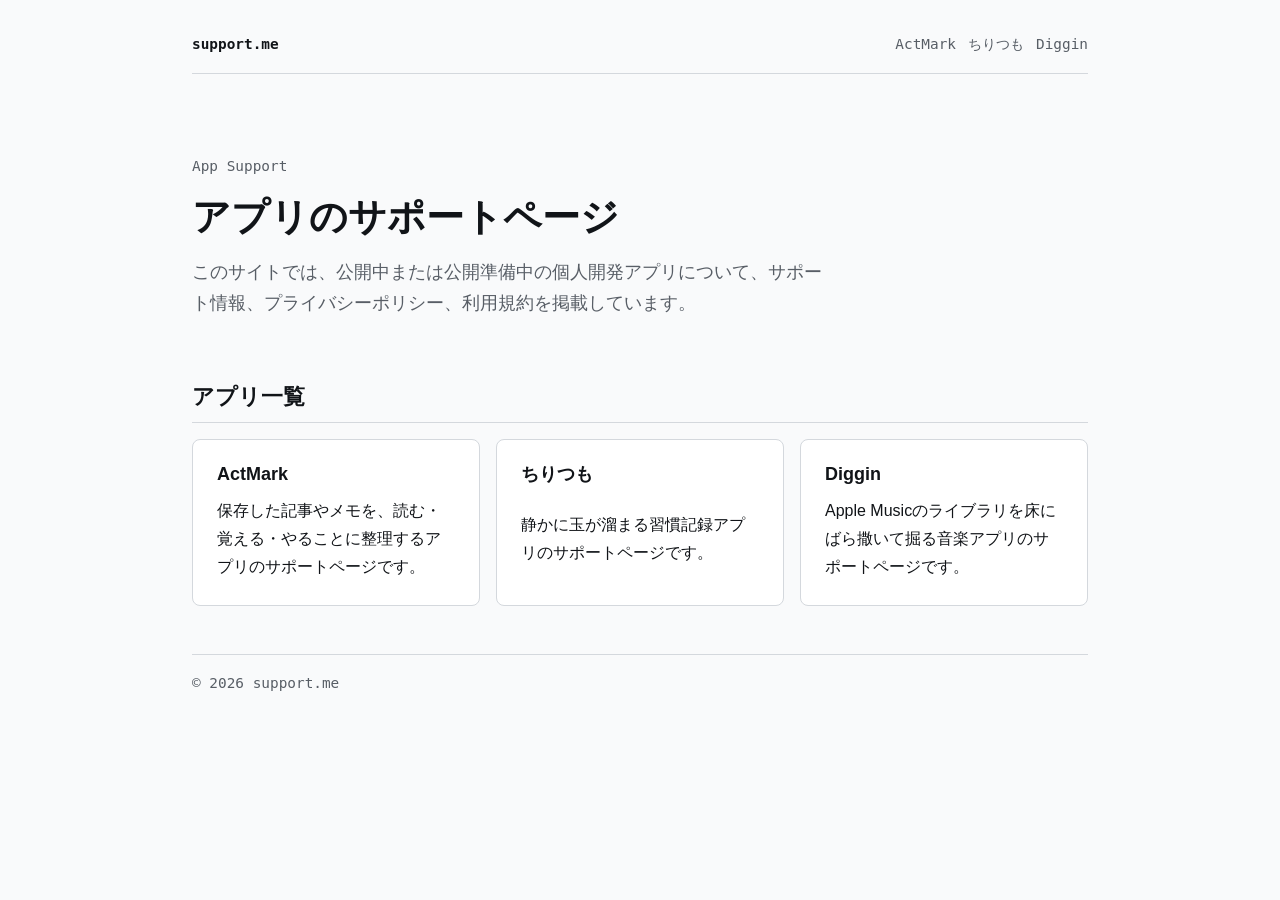
<file: index.html>
<!doctype html>
<html lang="ja">
<head>
  <meta charset="utf-8">
  <meta name="viewport" content="width=device-width, initial-scale=1">
  <title>support.me</title>
  <meta name="description" content="個人開発アプリのサポート情報を掲載しています。">
  <link rel="stylesheet" href="./common/site.css?v=20260713-2">
</head>
<body>
  <main class="site-shell">
    <header class="site-header">
      <a class="brand" href="./">support.me</a>
      <nav class="nav-links" aria-label="主要ページ">
        <a href="./actmark/">ActMark</a>
        <a href="./chiritsumo/">ちりつも</a>
        <a href="./diggin/">Diggin</a>
      </nav>
    </header>

    <section class="hero" aria-labelledby="page-title">
      <p class="eyebrow">App Support</p>
      <h1 id="page-title">アプリのサポートページ</h1>
      <p class="lead">このサイトでは、公開中または公開準備中の個人開発アプリについて、サポート情報、プライバシーポリシー、利用規約を掲載しています。</p>
    </section>

    <section class="section" aria-labelledby="apps-title">
      <h2 id="apps-title">アプリ一覧</h2>
      <div class="grid">
        <a class="panel panel-link" href="./actmark/">
          <h3>ActMark</h3>
          <p>保存した記事やメモを、読む・覚える・やることに整理するアプリのサポートページです。</p>
        </a>
        <a class="panel panel-link" href="./chiritsumo/">
          <h3>ちりつも</h3>
          <p>静かに玉が溜まる習慣記録アプリのサポートページです。</p>
        </a>
        <a class="panel panel-link" href="./diggin/">
          <h3>Diggin</h3>
          <p>Apple Musicのライブラリを床にばら撒いて掘る音楽アプリのサポートページです。</p>
        </a>
      </div>
    </section>

    <footer class="site-footer">
      <p>&copy; 2026 support.me</p>
    </footer>
  </main>
</body>
</html>
</file>
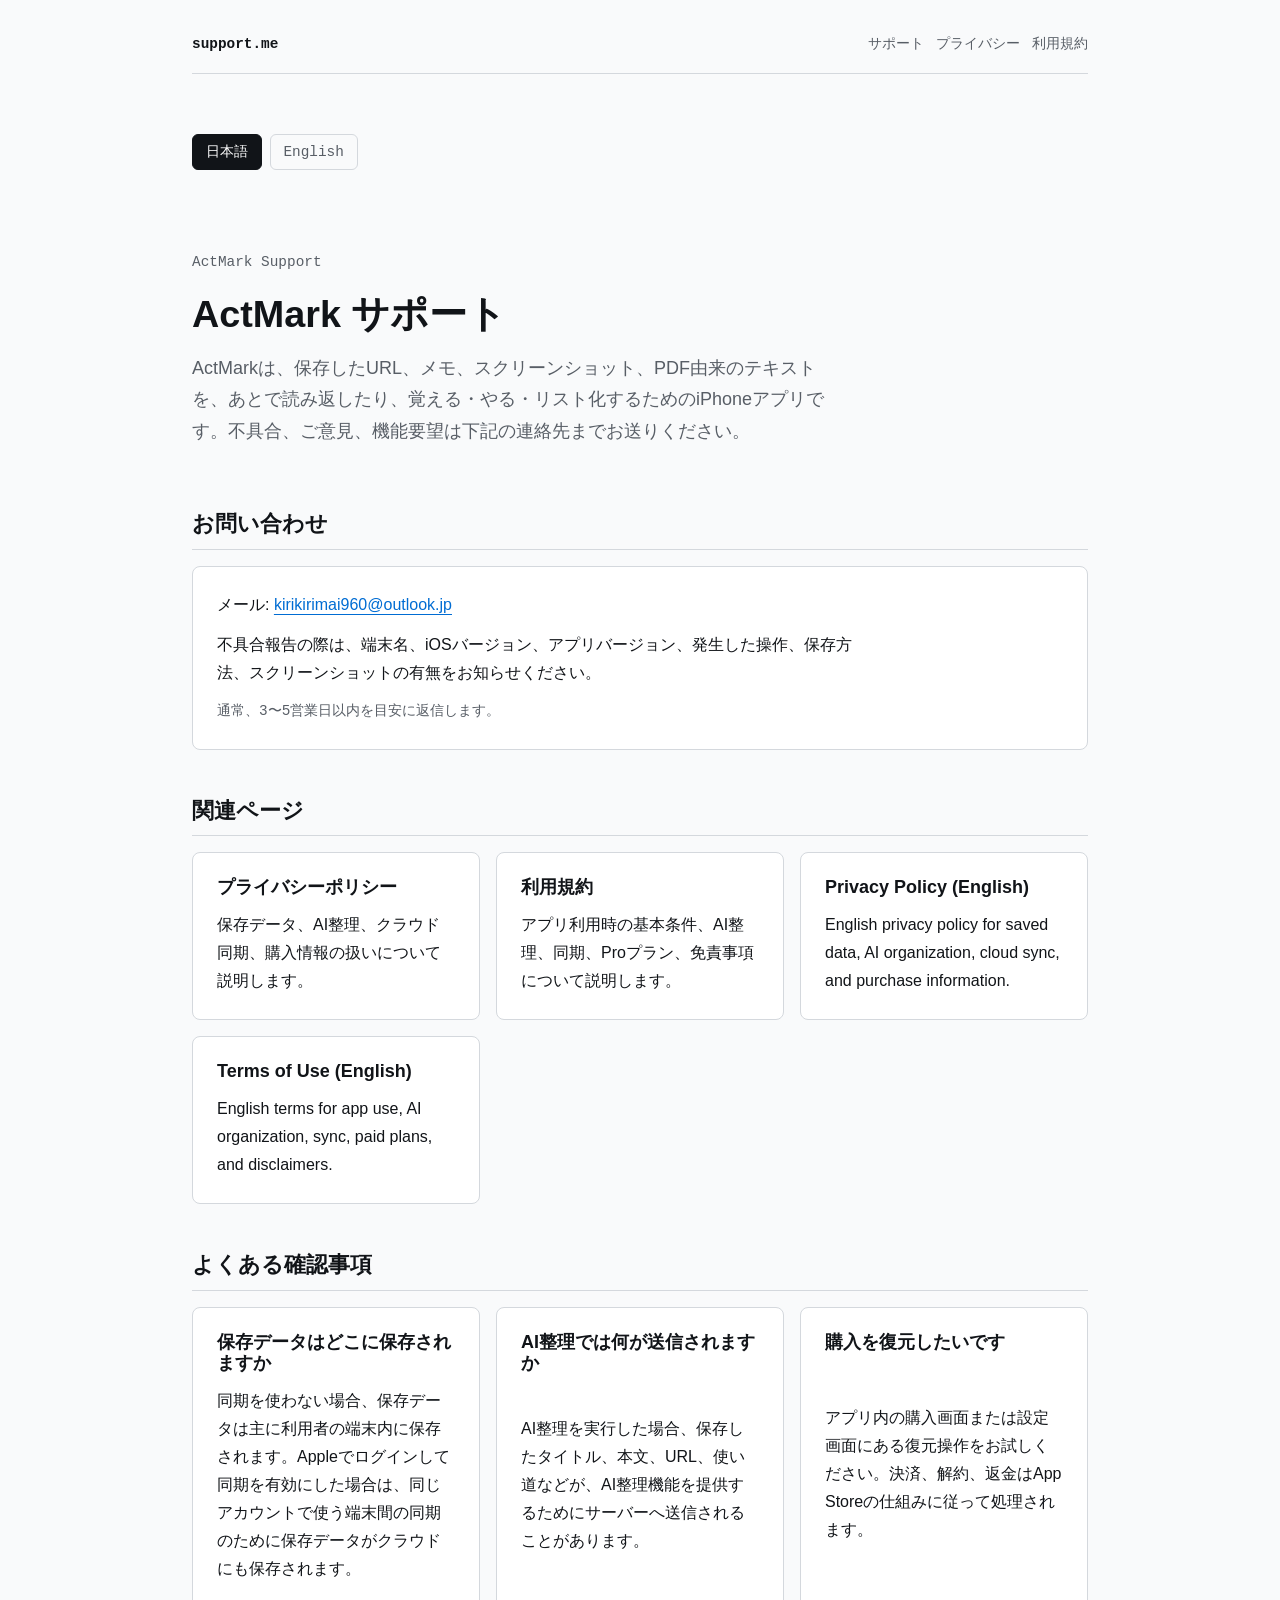
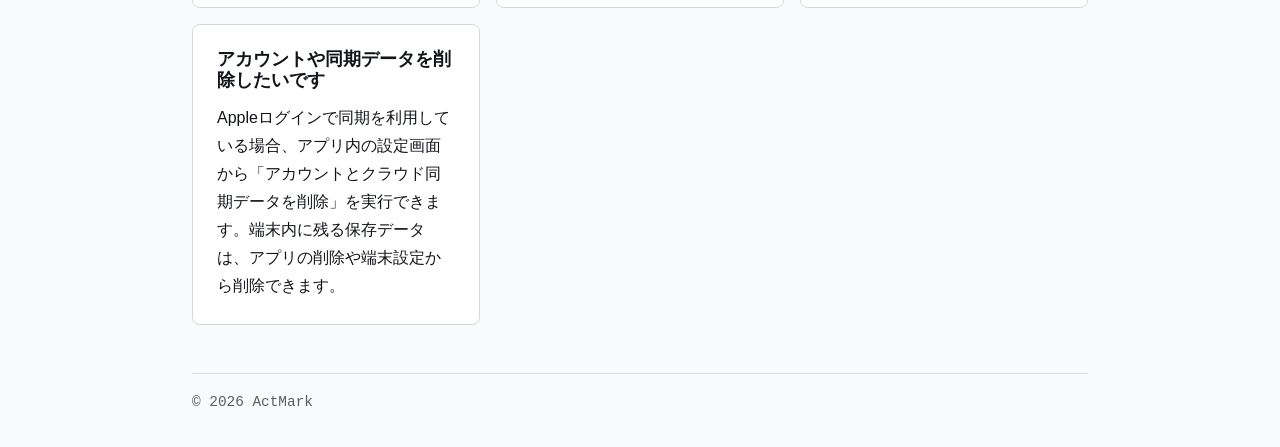
<file: actmark/index.html>
<!doctype html>
<html lang="ja" data-default-language="ja">
<head>
  <meta charset="utf-8">
  <meta name="viewport" content="width=device-width, initial-scale=1">
  <title>ActMark サポート</title>
  <meta name="description" content="ActMarkのサポート情報、問い合わせ先、プライバシーポリシー、利用規約を掲載しています。English support information is available on this page.">
  <link rel="stylesheet" href="../common/site.css?v=20260713-2">
</head>
<body>
  <main class="site-shell">
    <header class="site-header">
      <a class="brand" href="../">support.me</a>
      <nav class="nav-links" aria-label="ActMark関連ページ">
        <a href="./">サポート</a>
        <a href="./privacy/">プライバシー</a>
        <a href="./terms/">利用規約</a>
      </nav>
    </header>

    <div class="language-switch" aria-label="Language">
      <a class="language-option" href="#ja" data-language-link="ja" role="button">日本語</a>
      <a class="language-option" href="#en" data-language-link="en" role="button">English</a>
    </div>

    <div data-language-panel="ja">
      <section class="hero" aria-labelledby="page-title-ja">
        <p class="eyebrow">ActMark Support</p>
        <h1 id="page-title-ja">ActMark サポート</h1>
        <p class="lead">ActMarkは、保存したURL、メモ、スクリーンショット、PDF由来のテキストを、あとで読み返したり、覚える・やる・リスト化するためのiPhoneアプリです。不具合、ご意見、機能要望は下記の連絡先までお送りください。</p>
      </section>

      <section class="section" aria-labelledby="contact-title-ja">
        <h2 id="contact-title-ja">お問い合わせ</h2>
        <div class="panel">
          <p>メール: <a href="mailto:kirikirimai960@outlook.jp">kirikirimai960@outlook.jp</a></p>
          <p>不具合報告の際は、端末名、iOSバージョン、アプリバージョン、発生した操作、保存方法、スクリーンショットの有無をお知らせください。</p>
          <p class="meta">通常、3〜5営業日以内を目安に返信します。</p>
        </div>
      </section>

      <section class="section" aria-labelledby="links-title-ja">
        <h2 id="links-title-ja">関連ページ</h2>
        <div class="grid">
          <a class="panel panel-link" href="./privacy/">
            <h3>プライバシーポリシー</h3>
            <p>保存データ、AI整理、クラウド同期、購入情報の扱いについて説明します。</p>
          </a>
          <a class="panel panel-link" href="./terms/">
            <h3>利用規約</h3>
            <p>アプリ利用時の基本条件、AI整理、同期、Proプラン、免責事項について説明します。</p>
          </a>
          <a class="panel panel-link" href="./privacy/#en">
            <h3>Privacy Policy (English)</h3>
            <p>English privacy policy for saved data, AI organization, cloud sync, and purchase information.</p>
          </a>
          <a class="panel panel-link" href="./terms/#en">
            <h3>Terms of Use (English)</h3>
            <p>English terms for app use, AI organization, sync, paid plans, and disclaimers.</p>
          </a>
        </div>
      </section>

      <section class="section" aria-labelledby="faq-title-ja">
        <h2 id="faq-title-ja">よくある確認事項</h2>
        <div class="grid">
          <article class="panel">
            <h3>保存データはどこに保存されますか</h3>
            <p>同期を使わない場合、保存データは主に利用者の端末内に保存されます。Appleでログインして同期を有効にした場合は、同じアカウントで使う端末間の同期のために保存データがクラウドにも保存されます。</p>
          </article>
          <article class="panel">
            <h3>AI整理では何が送信されますか</h3>
            <p>AI整理を実行した場合、保存したタイトル、本文、URL、使い道などが、AI整理機能を提供するためにサーバーへ送信されることがあります。</p>
          </article>
          <article class="panel">
            <h3>購入を復元したいです</h3>
            <p>アプリ内の購入画面または設定画面にある復元操作をお試しください。決済、解約、返金はApp Storeの仕組みに従って処理されます。</p>
          </article>
          <article class="panel">
            <h3>アカウントや同期データを削除したいです</h3>
            <p>Appleログインで同期を利用している場合、アプリ内の設定画面から「アカウントとクラウド同期データを削除」を実行できます。端末内に残る保存データは、アプリの削除や端末設定から削除できます。</p>
          </article>
        </div>
      </section>
    </div>

    <div data-language-panel="en" hidden>
      <section class="hero" aria-labelledby="page-title-en">
        <p class="eyebrow">ActMark Support</p>
        <h1 id="page-title-en">ActMark Support</h1>
        <p class="lead">ActMark is an iPhone app for saving URLs, notes, screenshots, and text extracted from PDFs so you can read them later, remember important information, turn saved content into actions, and organize items into lists. For bug reports, feedback, or feature requests, please contact us below.</p>
      </section>

      <section class="section" aria-labelledby="contact-title-en">
        <h2 id="contact-title-en">Contact</h2>
        <div class="panel">
          <p>Email: <a href="mailto:kirikirimai960@outlook.jp">kirikirimai960@outlook.jp</a></p>
          <p>For bug reports, please include your device model, iOS version, app version, the action that caused the issue, how the item was saved, and whether screenshots are available.</p>
          <p class="meta">We usually aim to reply within 3 to 5 business days.</p>
        </div>
      </section>

      <section class="section" aria-labelledby="links-title-en">
        <h2 id="links-title-en">Related Pages</h2>
        <div class="grid">
          <a class="panel panel-link" href="./privacy/">
            <h3>Privacy Policy</h3>
            <p>Japanese privacy policy for saved data, AI organization, cloud sync, and purchase information.</p>
          </a>
          <a class="panel panel-link" href="./terms/">
            <h3>Terms of Use</h3>
            <p>Japanese terms for app use, AI organization, sync, paid plans, and disclaimers.</p>
          </a>
          <a class="panel panel-link" href="./privacy/#en">
            <h3>Privacy Policy (English)</h3>
            <p>English privacy policy for saved data, AI organization, cloud sync, and purchase information.</p>
          </a>
          <a class="panel panel-link" href="./terms/#en">
            <h3>Terms of Use (English)</h3>
            <p>English terms for app use, AI organization, sync, paid plans, and disclaimers.</p>
          </a>
        </div>
      </section>

      <section class="section" aria-labelledby="faq-title-en">
        <h2 id="faq-title-en">Common Questions</h2>
        <div class="grid">
          <article class="panel">
            <h3>Where is saved data stored?</h3>
            <p>If sync is not used, saved data is primarily stored on your device. If you sign in with Apple and enable sync, saved data is also stored in the cloud so it can sync across devices using the same account.</p>
          </article>
          <article class="panel">
            <h3>What is sent when AI organization is used?</h3>
            <p>When AI organization is used, saved titles, body text, URLs, intended use, and related content may be sent to the server to provide the AI organization feature.</p>
          </article>
          <article class="panel">
            <h3>How can I restore purchases?</h3>
            <p>Please use the restore option in the purchase screen or settings screen in the app. Payments, cancellations, and refunds are handled through the App Store.</p>
          </article>
          <article class="panel">
            <h3>How can I delete my account or sync data?</h3>
            <p>If you use sync with Sign in with Apple, you can delete your account and cloud sync data from the settings screen in the app. Local data remaining on the device can be removed by deleting the app or using device settings.</p>
          </article>
        </div>
      </section>
    </div>

    <footer class="site-footer">
      <p>&copy; 2026 ActMark</p>
    </footer>
  </main>
  <script src="../common/language-switch.js"></script>
</body>
</html>
</file>
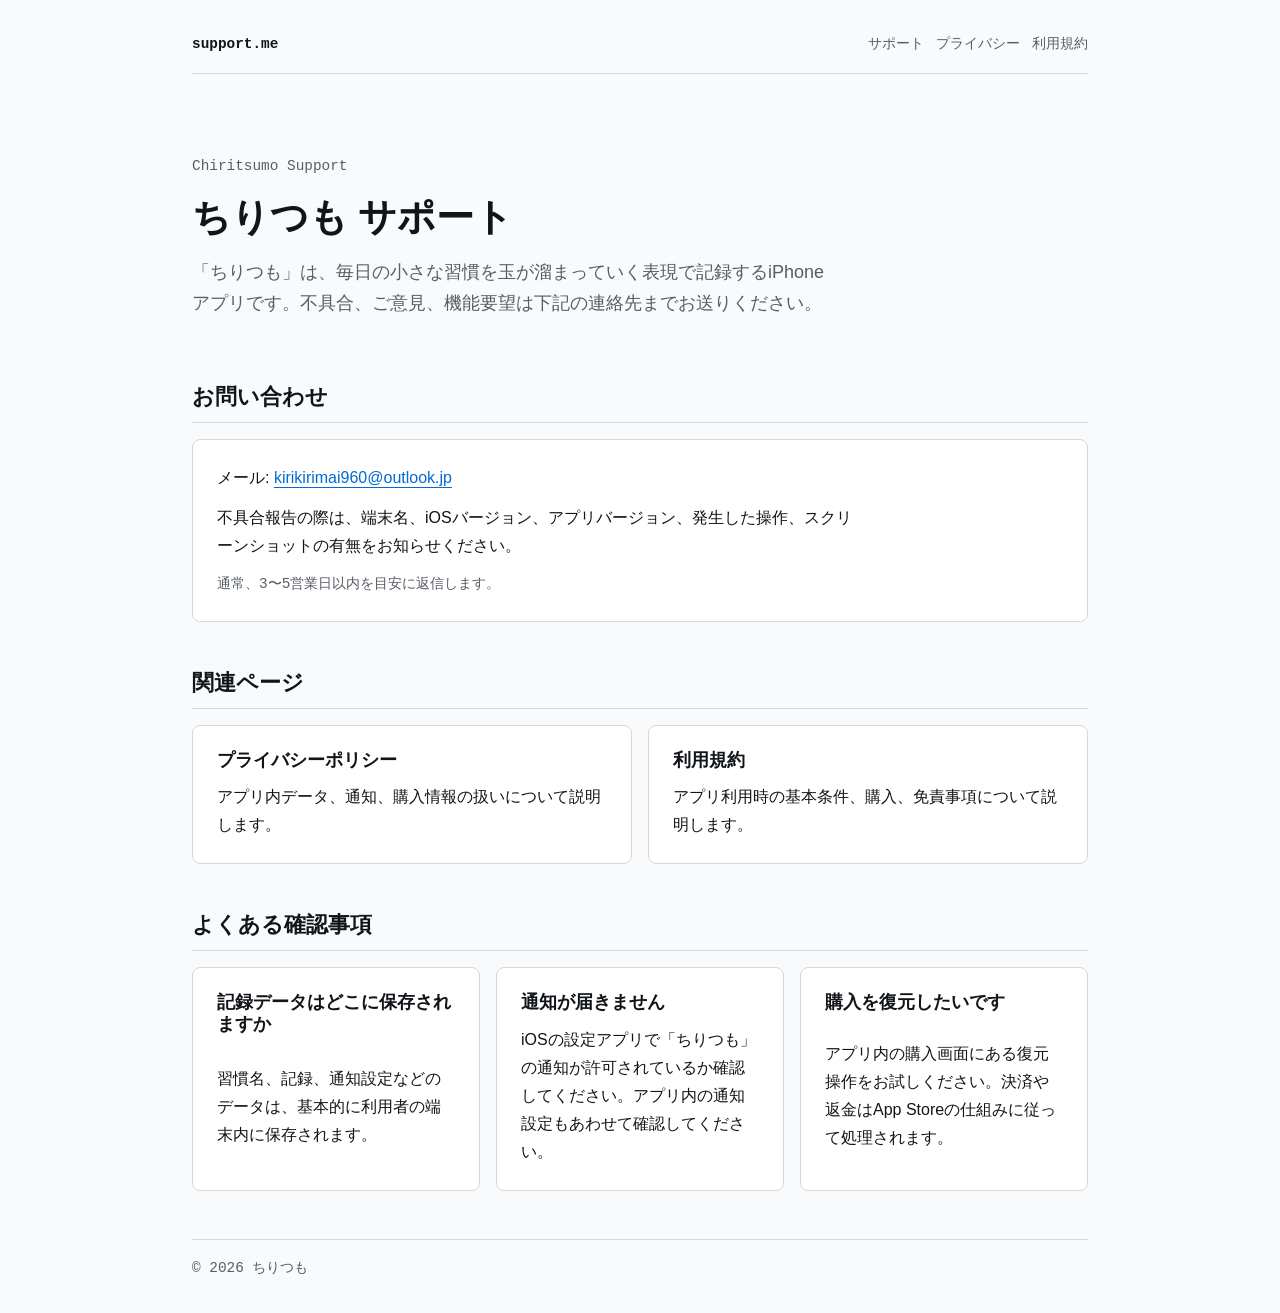
<file: chiritsumo/index.html>
<!doctype html>
<html lang="ja">
<head>
  <meta charset="utf-8">
  <meta name="viewport" content="width=device-width, initial-scale=1">
  <title>ちりつも サポート</title>
  <meta name="description" content="ちりつものサポート情報、問い合わせ先、プライバシーポリシー、利用規約を掲載しています。">
  <link rel="stylesheet" href="../common/site.css?v=20260713-2">
</head>
<body>
  <main class="site-shell">
    <header class="site-header">
      <a class="brand" href="../">support.me</a>
      <nav class="nav-links" aria-label="ちりつも関連ページ">
        <a href="./">サポート</a>
        <a href="./privacy/">プライバシー</a>
        <a href="./terms/">利用規約</a>
      </nav>
    </header>

    <section class="hero" aria-labelledby="page-title">
      <p class="eyebrow">Chiritsumo Support</p>
      <h1 id="page-title">ちりつも サポート</h1>
      <p class="lead">「ちりつも」は、毎日の小さな習慣を玉が溜まっていく表現で記録するiPhoneアプリです。不具合、ご意見、機能要望は下記の連絡先までお送りください。</p>
    </section>

    <section class="section" aria-labelledby="contact-title">
      <h2 id="contact-title">お問い合わせ</h2>
      <div class="panel">
        <p>メール: <a href="mailto:kirikirimai960@outlook.jp">kirikirimai960@outlook.jp</a></p>
        <p>不具合報告の際は、端末名、iOSバージョン、アプリバージョン、発生した操作、スクリーンショットの有無をお知らせください。</p>
        <p class="meta">通常、3〜5営業日以内を目安に返信します。</p>
      </div>
    </section>

    <section class="section" aria-labelledby="links-title">
      <h2 id="links-title">関連ページ</h2>
      <div class="grid">
        <a class="panel panel-link" href="./privacy/">
          <h3>プライバシーポリシー</h3>
          <p>アプリ内データ、通知、購入情報の扱いについて説明します。</p>
        </a>
        <a class="panel panel-link" href="./terms/">
          <h3>利用規約</h3>
          <p>アプリ利用時の基本条件、購入、免責事項について説明します。</p>
        </a>
      </div>
    </section>

    <section class="section" aria-labelledby="faq-title">
      <h2 id="faq-title">よくある確認事項</h2>
      <div class="grid">
        <article class="panel">
          <h3>記録データはどこに保存されますか</h3>
          <p>習慣名、記録、通知設定などのデータは、基本的に利用者の端末内に保存されます。</p>
        </article>
        <article class="panel">
          <h3>通知が届きません</h3>
          <p>iOSの設定アプリで「ちりつも」の通知が許可されているか確認してください。アプリ内の通知設定もあわせて確認してください。</p>
        </article>
        <article class="panel">
          <h3>購入を復元したいです</h3>
          <p>アプリ内の購入画面にある復元操作をお試しください。決済や返金はApp Storeの仕組みに従って処理されます。</p>
        </article>
      </div>
    </section>

    <footer class="site-footer">
      <p>&copy; 2026 ちりつも</p>
    </footer>
  </main>
</body>
</html>
</file>
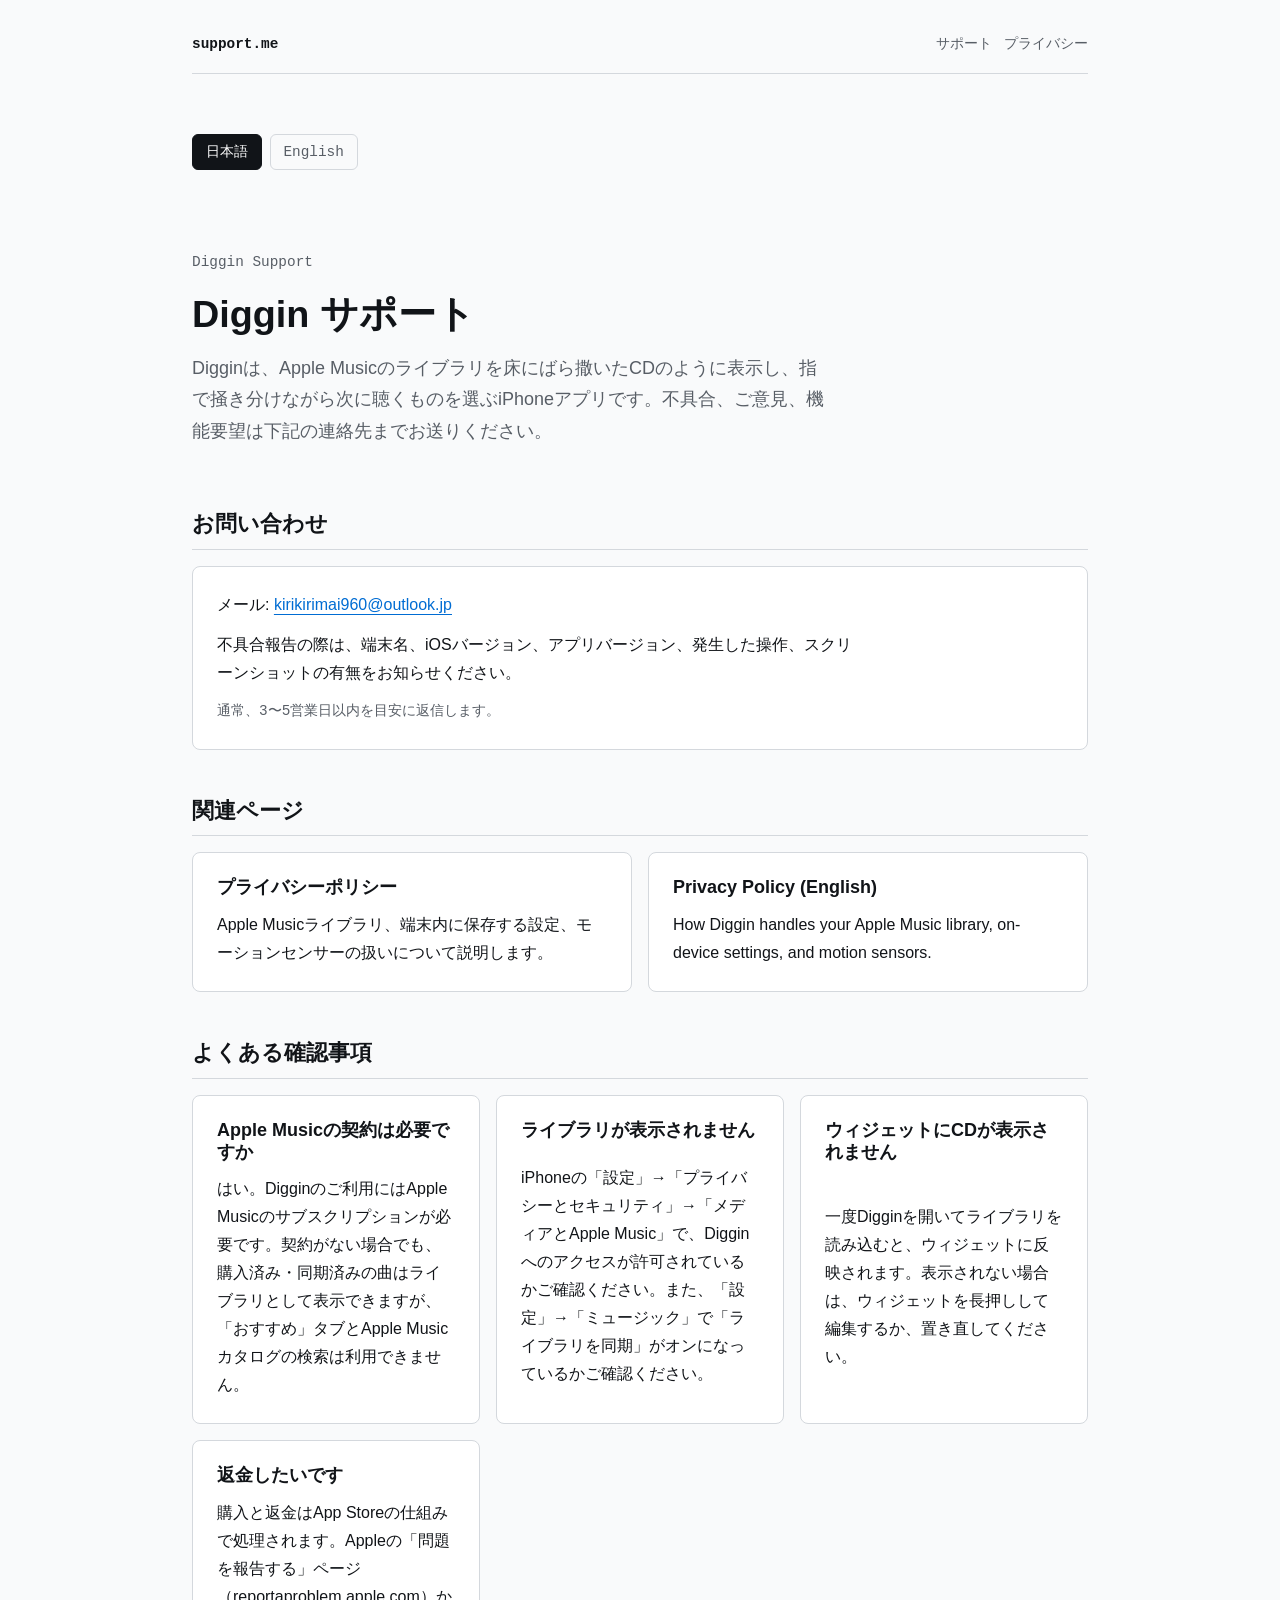
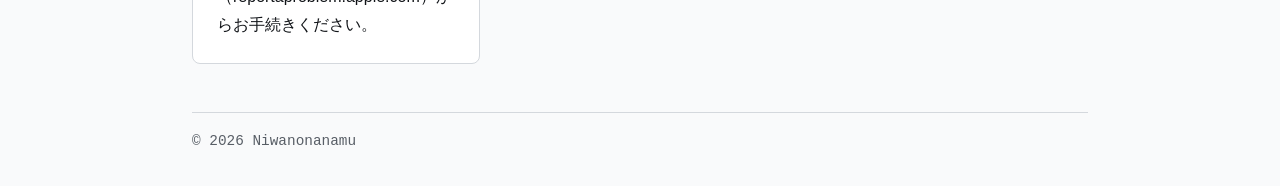
<file: diggin/index.html>
<!doctype html>
<html lang="ja" data-default-language="ja">
<head>
  <meta charset="utf-8">
  <meta name="viewport" content="width=device-width, initial-scale=1">
  <title>Diggin サポート</title>
  <meta name="description" content="Digginのサポート情報、問い合わせ先、プライバシーポリシーを掲載しています。English support information is available on this page.">
  <link rel="stylesheet" href="../common/site.css?v=20260713-2">
</head>
<body>
  <main class="site-shell">
    <header class="site-header">
      <a class="brand" href="../">support.me</a>
      <nav class="nav-links" aria-label="Diggin関連ページ">
        <a href="./">サポート</a>
        <a href="./privacy/">プライバシー</a>
      </nav>
    </header>

    <div class="language-switch" aria-label="Language">
      <a class="language-option" href="#ja" data-language-link="ja" role="button">日本語</a>
      <a class="language-option" href="#en" data-language-link="en" role="button">English</a>
    </div>

    <div data-language-panel="ja">
      <section class="hero" aria-labelledby="page-title-ja">
        <p class="eyebrow">Diggin Support</p>
        <h1 id="page-title-ja">Diggin サポート</h1>
        <p class="lead">Digginは、Apple Musicのライブラリを床にばら撒いたCDのように表示し、指で掻き分けながら次に聴くものを選ぶiPhoneアプリです。不具合、ご意見、機能要望は下記の連絡先までお送りください。</p>
      </section>

      <section class="section" aria-labelledby="contact-title-ja">
        <h2 id="contact-title-ja">お問い合わせ</h2>
        <div class="panel">
          <p>メール: <a href="mailto:kirikirimai960@outlook.jp">kirikirimai960@outlook.jp</a></p>
          <p>不具合報告の際は、端末名、iOSバージョン、アプリバージョン、発生した操作、スクリーンショットの有無をお知らせください。</p>
          <p class="meta">通常、3〜5営業日以内を目安に返信します。</p>
        </div>
      </section>

      <section class="section" aria-labelledby="links-title-ja">
        <h2 id="links-title-ja">関連ページ</h2>
        <div class="grid">
          <a class="panel panel-link" href="./privacy/">
            <h3>プライバシーポリシー</h3>
            <p>Apple Musicライブラリ、端末内に保存する設定、モーションセンサーの扱いについて説明します。</p>
          </a>
          <a class="panel panel-link" href="./privacy/#en">
            <h3>Privacy Policy (English)</h3>
            <p>How Diggin handles your Apple Music library, on-device settings, and motion sensors.</p>
          </a>
        </div>
      </section>

      <section class="section" aria-labelledby="faq-title-ja">
        <h2 id="faq-title-ja">よくある確認事項</h2>
        <div class="grid">
          <article class="panel">
            <h3>Apple Musicの契約は必要ですか</h3>
            <p>はい。Digginのご利用にはApple Musicのサブスクリプションが必要です。契約がない場合でも、購入済み・同期済みの曲はライブラリとして表示できますが、「おすすめ」タブとApple Musicカタログの検索は利用できません。</p>
          </article>
          <article class="panel">
            <h3>ライブラリが表示されません</h3>
            <p>iPhoneの「設定」→「プライバシーとセキュリティ」→「メディアとApple Music」で、Digginへのアクセスが許可されているかご確認ください。また、「設定」→「ミュージック」で「ライブラリを同期」がオンになっているかご確認ください。</p>
          </article>
          <article class="panel">
            <h3>ウィジェットにCDが表示されません</h3>
            <p>一度Digginを開いてライブラリを読み込むと、ウィジェットに反映されます。表示されない場合は、ウィジェットを長押しして編集するか、置き直してください。</p>
          </article>
          <article class="panel">
            <h3>返金したいです</h3>
            <p>購入と返金はApp Storeの仕組みで処理されます。Appleの「問題を報告する」ページ（reportaproblem.apple.com）からお手続きください。</p>
          </article>
        </div>
      </section>
    </div>

    <div data-language-panel="en" hidden>
      <section class="hero" aria-labelledby="page-title-en">
        <p class="eyebrow">Diggin Support</p>
        <h1 id="page-title-en">Diggin Support</h1>
        <p class="lead">Diggin is an iPhone app that shows your Apple Music library as CDs scattered across the floor, so you can push them around and pick what to play next. For bug reports, feedback, or feature requests, please contact us below.</p>
      </section>

      <section class="section" aria-labelledby="contact-title-en">
        <h2 id="contact-title-en">Contact</h2>
        <div class="panel">
          <p>Email: <a href="mailto:kirikirimai960@outlook.jp">kirikirimai960@outlook.jp</a></p>
          <p>For bug reports, please include your device model, iOS version, app version, what you were doing when the issue happened, and whether screenshots are available.</p>
          <p class="meta">We usually aim to reply within 3 to 5 business days.</p>
        </div>
      </section>

      <section class="section" aria-labelledby="links-title-en">
        <h2 id="links-title-en">Related Pages</h2>
        <div class="grid">
          <a class="panel panel-link" href="./privacy/#en">
            <h3>Privacy Policy</h3>
            <p>How Diggin handles your Apple Music library, on-device settings, and motion sensors.</p>
          </a>
        </div>
      </section>

      <section class="section" aria-labelledby="faq-title-en">
        <h2 id="faq-title-en">Common Questions</h2>
        <div class="grid">
          <article class="panel">
            <h3>Do I need an Apple Music subscription?</h3>
            <p>Yes. Diggin requires an Apple Music subscription. Without one, purchased and synced music can still be shown from your library, but the For You tab and Apple Music catalog search are not available.</p>
          </article>
          <article class="panel">
            <h3>My library doesn't appear</h3>
            <p>Open Settings → Privacy &amp; Security → Media &amp; Apple Music and make sure Diggin is allowed. Also check that Settings → Music → Sync Library is turned on.</p>
          </article>
          <article class="panel">
            <h3>The widget shows no CDs</h3>
            <p>Open Diggin once so it can load your library; the widget updates after that. If it still shows nothing, edit or re-add the widget.</p>
          </article>
          <article class="panel">
            <h3>How do I request a refund?</h3>
            <p>Purchases and refunds are handled by the App Store. Please use Apple's Report a Problem page (reportaproblem.apple.com).</p>
          </article>
        </div>
      </section>
    </div>

    <footer class="site-footer">
      <p>&copy; 2026 Niwanonanamu</p>
    </footer>
  </main>
  <script src="../common/language-switch.js"></script>
</body>
</html>
</file>
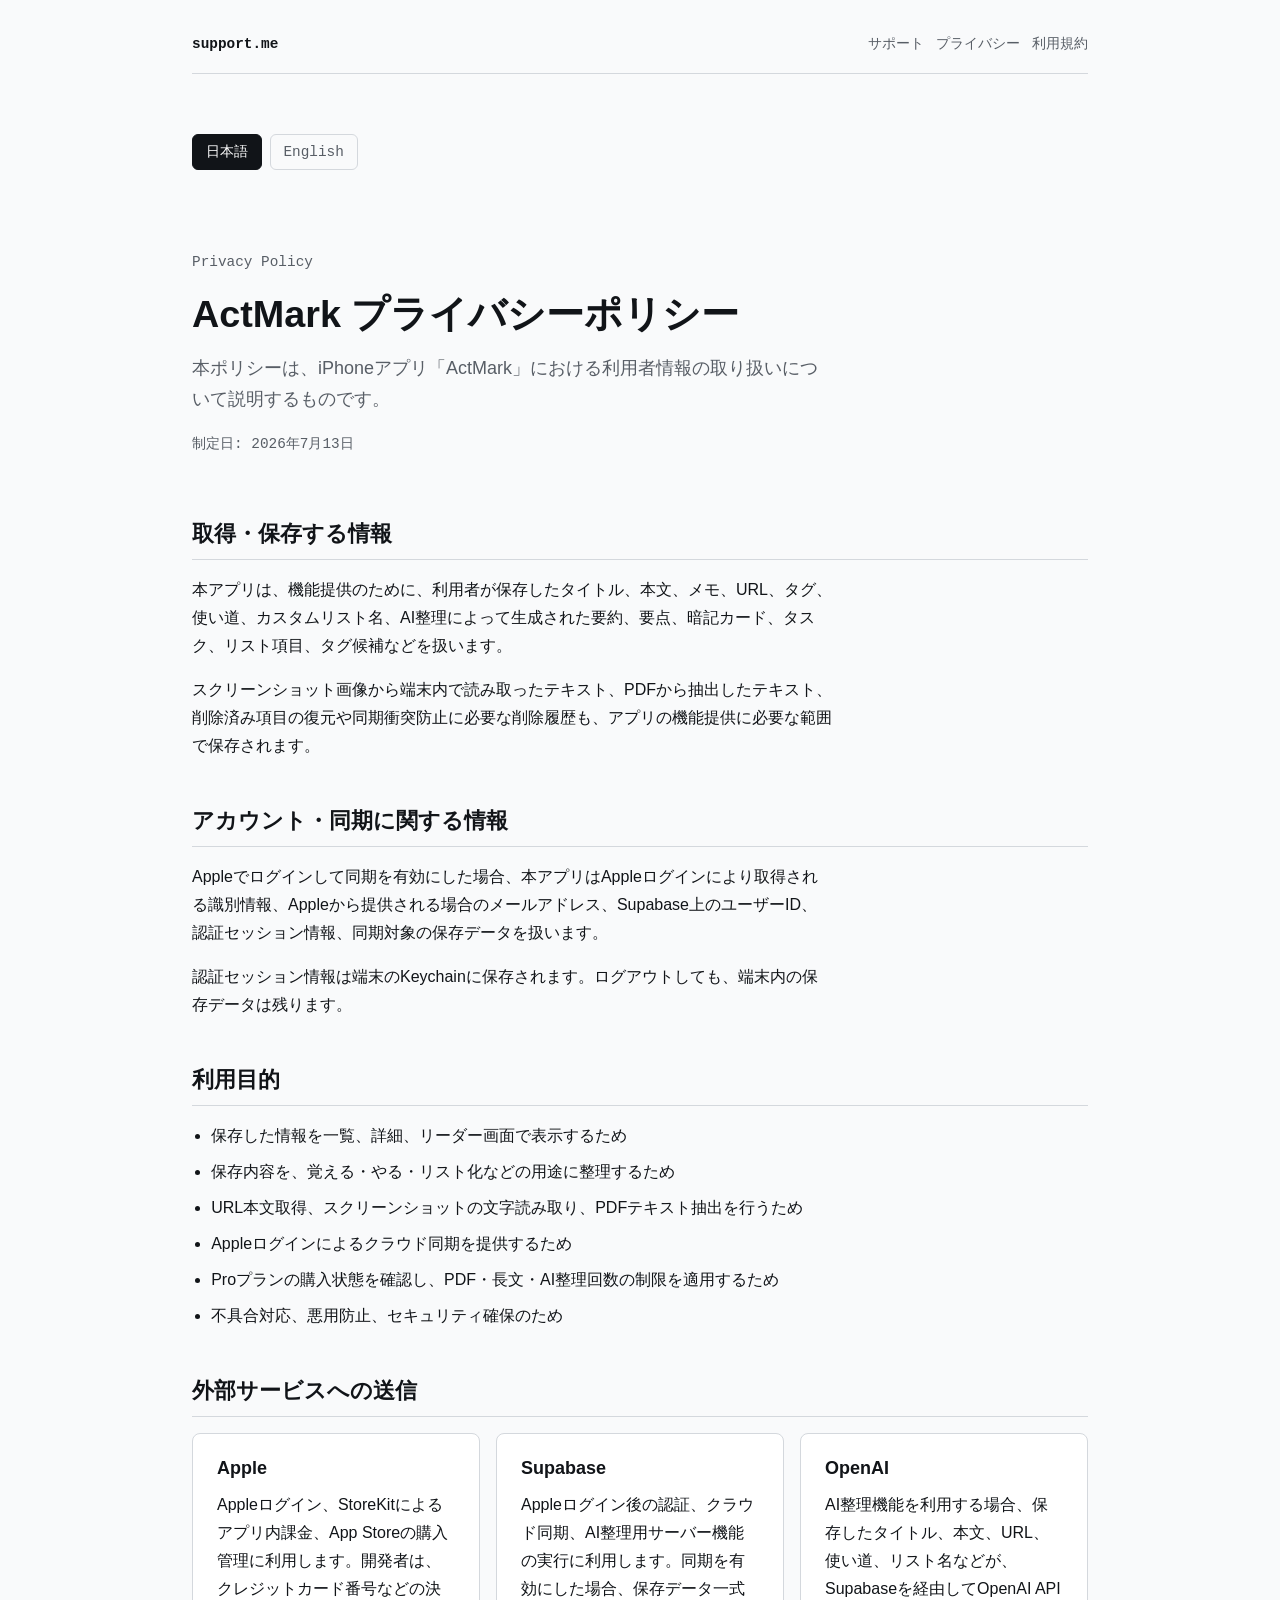
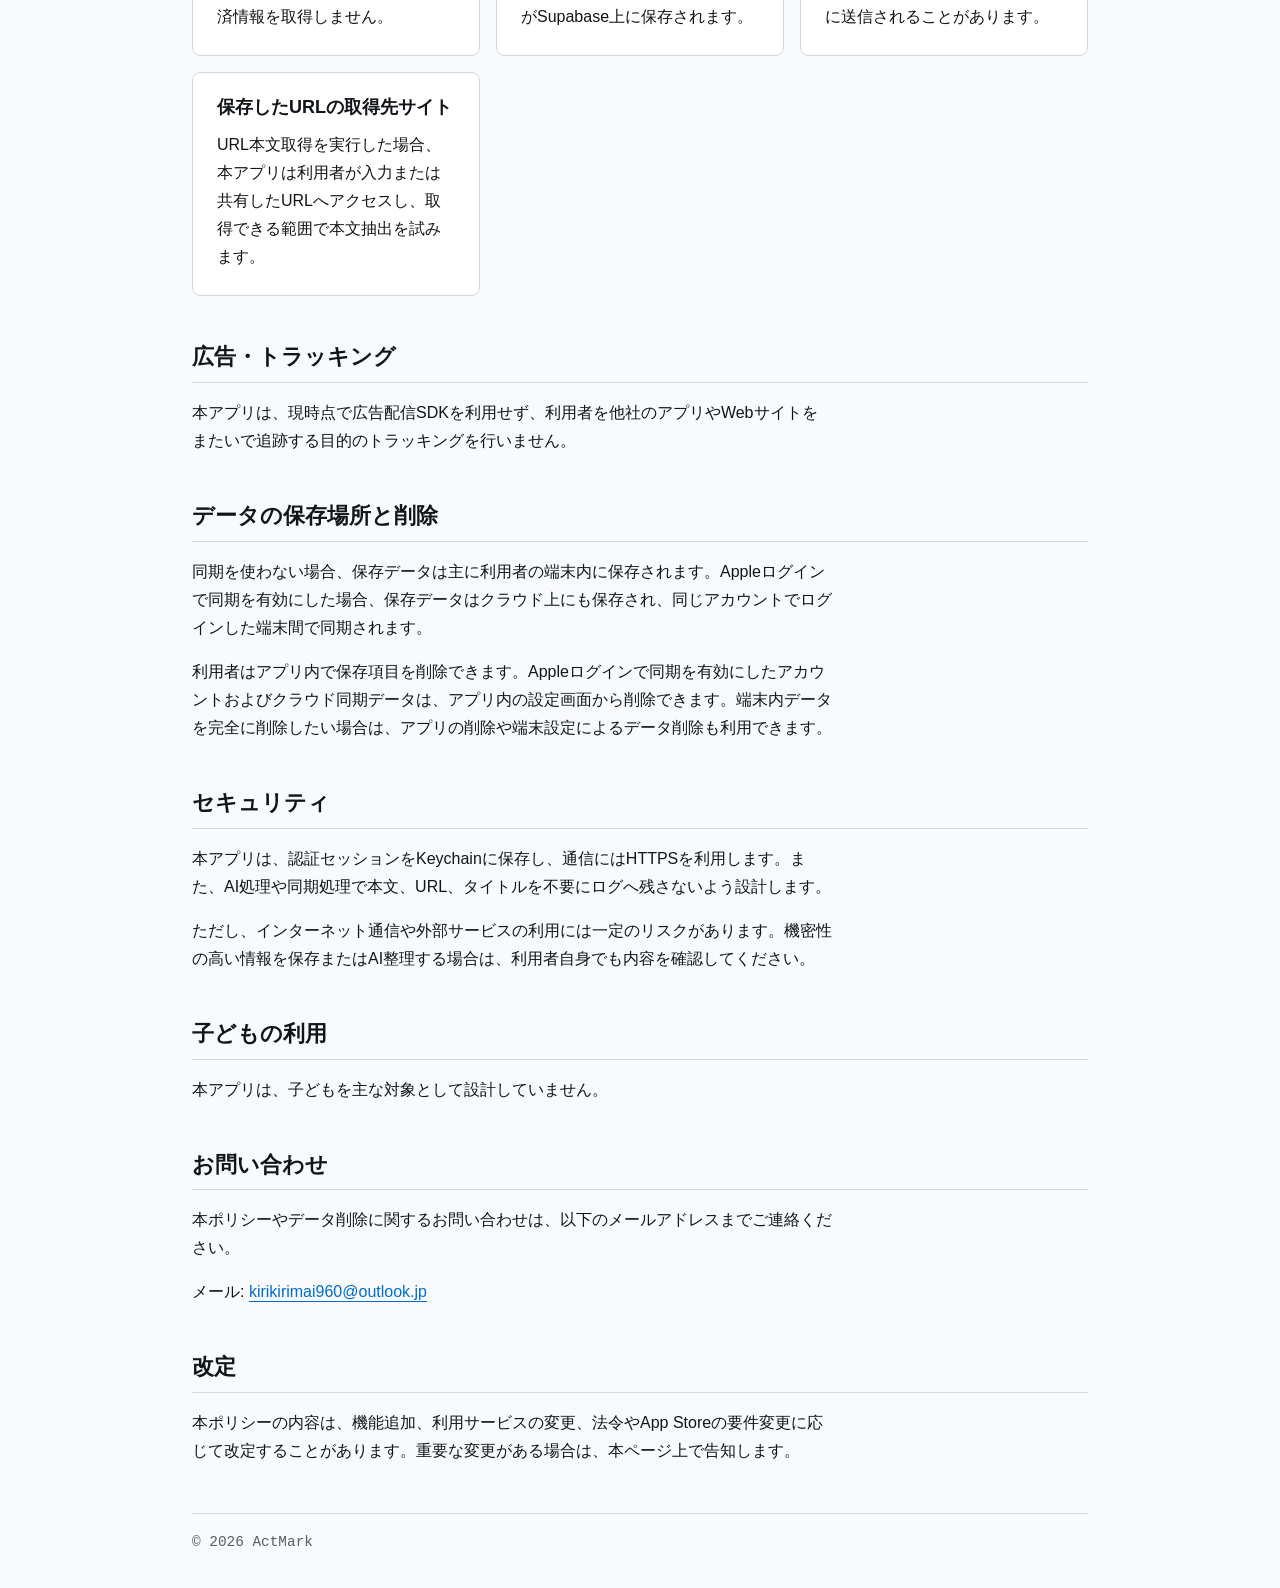
<file: actmark/privacy/index.html>
<!doctype html>
<html lang="ja" data-default-language="ja">
<head>
  <meta charset="utf-8">
  <meta name="viewport" content="width=device-width, initial-scale=1">
  <title>ActMark プライバシーポリシー</title>
  <meta name="description" content="ActMarkのプライバシーポリシーです。English privacy policy is available on this page.">
  <link rel="stylesheet" href="../../common/site.css?v=20260713-2">
</head>
<body>
  <main class="site-shell">
    <header class="site-header">
      <a class="brand" href="../../">support.me</a>
      <nav class="nav-links" aria-label="ActMark関連ページ">
        <a href="../">サポート</a>
        <a href="./">プライバシー</a>
        <a href="../terms/">利用規約</a>
      </nav>
    </header>

    <div class="language-switch" aria-label="Language">
      <a class="language-option" href="#ja" data-language-link="ja" role="button">日本語</a>
      <a class="language-option" href="#en" data-language-link="en" role="button">English</a>
    </div>

    <div data-language-panel="ja">
      <section class="hero" aria-labelledby="page-title-ja">
        <p class="eyebrow">Privacy Policy</p>
        <h1 id="page-title-ja">ActMark プライバシーポリシー</h1>
        <p class="lead">本ポリシーは、iPhoneアプリ「ActMark」における利用者情報の取り扱いについて説明するものです。</p>
        <p class="meta">制定日: 2026年7月13日</p>
      </section>

      <section class="section" aria-labelledby="data-title-ja">
        <h2 id="data-title-ja">取得・保存する情報</h2>
        <p>本アプリは、機能提供のために、利用者が保存したタイトル、本文、メモ、URL、タグ、使い道、カスタムリスト名、AI整理によって生成された要約、要点、暗記カード、タスク、リスト項目、タグ候補などを扱います。</p>
        <p>スクリーンショット画像から端末内で読み取ったテキスト、PDFから抽出したテキスト、削除済み項目の復元や同期衝突防止に必要な削除履歴も、アプリの機能提供に必要な範囲で保存されます。</p>
      </section>

      <section class="section" aria-labelledby="account-title-ja">
        <h2 id="account-title-ja">アカウント・同期に関する情報</h2>
        <p>Appleでログインして同期を有効にした場合、本アプリはAppleログインにより取得される識別情報、Appleから提供される場合のメールアドレス、Supabase上のユーザーID、認証セッション情報、同期対象の保存データを扱います。</p>
        <p>認証セッション情報は端末のKeychainに保存されます。ログアウトしても、端末内の保存データは残ります。</p>
      </section>

      <section class="section" aria-labelledby="purpose-title-ja">
        <h2 id="purpose-title-ja">利用目的</h2>
        <ul class="list">
          <li>保存した情報を一覧、詳細、リーダー画面で表示するため</li>
          <li>保存内容を、覚える・やる・リスト化などの用途に整理するため</li>
          <li>URL本文取得、スクリーンショットの文字読み取り、PDFテキスト抽出を行うため</li>
          <li>Appleログインによるクラウド同期を提供するため</li>
          <li>Proプランの購入状態を確認し、PDF・長文・AI整理回数の制限を適用するため</li>
          <li>不具合対応、悪用防止、セキュリティ確保のため</li>
        </ul>
      </section>

      <section class="section" aria-labelledby="external-title-ja">
        <h2 id="external-title-ja">外部サービスへの送信</h2>
        <div class="grid">
          <article class="panel">
            <h3>Apple</h3>
            <p>Appleログイン、StoreKitによるアプリ内課金、App Storeの購入管理に利用します。開発者は、クレジットカード番号などの決済情報を取得しません。</p>
          </article>
          <article class="panel">
            <h3>Supabase</h3>
            <p>Appleログイン後の認証、クラウド同期、AI整理用サーバー機能の実行に利用します。同期を有効にした場合、保存データ一式がSupabase上に保存されます。</p>
          </article>
          <article class="panel">
            <h3>OpenAI</h3>
            <p>AI整理機能を利用する場合、保存したタイトル、本文、URL、使い道、リスト名などが、Supabaseを経由してOpenAI APIに送信されることがあります。</p>
          </article>
          <article class="panel">
            <h3>保存したURLの取得先サイト</h3>
            <p>URL本文取得を実行した場合、本アプリは利用者が入力または共有したURLへアクセスし、取得できる範囲で本文抽出を試みます。</p>
          </article>
        </div>
      </section>

      <section class="section" aria-labelledby="tracking-title-ja">
        <h2 id="tracking-title-ja">広告・トラッキング</h2>
        <p>本アプリは、現時点で広告配信SDKを利用せず、利用者を他社のアプリやWebサイトをまたいで追跡する目的のトラッキングを行いません。</p>
      </section>

      <section class="section" aria-labelledby="delete-title-ja">
        <h2 id="delete-title-ja">データの保存場所と削除</h2>
        <p>同期を使わない場合、保存データは主に利用者の端末内に保存されます。Appleログインで同期を有効にした場合、保存データはクラウド上にも保存され、同じアカウントでログインした端末間で同期されます。</p>
        <p>利用者はアプリ内で保存項目を削除できます。Appleログインで同期を有効にしたアカウントおよびクラウド同期データは、アプリ内の設定画面から削除できます。端末内データを完全に削除したい場合は、アプリの削除や端末設定によるデータ削除も利用できます。</p>
      </section>

      <section class="section" aria-labelledby="security-title-ja">
        <h2 id="security-title-ja">セキュリティ</h2>
        <p>本アプリは、認証セッションをKeychainに保存し、通信にはHTTPSを利用します。また、AI処理や同期処理で本文、URL、タイトルを不要にログへ残さないよう設計します。</p>
        <p>ただし、インターネット通信や外部サービスの利用には一定のリスクがあります。機密性の高い情報を保存またはAI整理する場合は、利用者自身でも内容を確認してください。</p>
      </section>

      <section class="section" aria-labelledby="children-title-ja">
        <h2 id="children-title-ja">子どもの利用</h2>
        <p>本アプリは、子どもを主な対象として設計していません。</p>
      </section>

      <section class="section" aria-labelledby="contact-title-ja">
        <h2 id="contact-title-ja">お問い合わせ</h2>
        <p>本ポリシーやデータ削除に関するお問い合わせは、以下のメールアドレスまでご連絡ください。</p>
        <p>メール: <a href="mailto:kirikirimai960@outlook.jp">kirikirimai960@outlook.jp</a></p>
      </section>

      <section class="section" aria-labelledby="changes-title-ja">
        <h2 id="changes-title-ja">改定</h2>
        <p>本ポリシーの内容は、機能追加、利用サービスの変更、法令やApp Storeの要件変更に応じて改定することがあります。重要な変更がある場合は、本ページ上で告知します。</p>
      </section>
    </div>

    <div data-language-panel="en" hidden>
      <section class="hero" aria-labelledby="page-title-en">
        <p class="eyebrow">Privacy Policy</p>
        <h1 id="page-title-en">ActMark Privacy Policy</h1>
        <p class="lead">This policy explains how the iPhone app ActMark handles user information.</p>
        <p class="meta">Last updated: July 13, 2026</p>
      </section>

      <section class="section" aria-labelledby="overview-title-en">
        <h2 id="overview-title-en">Overview</h2>
        <p>ActMark helps users save URLs, notes, screenshots, and text extracted from PDFs so they can read them later, remember important information, turn saved content into actions, and organize items into lists.</p>
        <p>Because saved content may include personal or sensitive information, the App is designed to collect and use saved titles, URLs, body text, notes, and related content only to the extent needed to provide the App's features.</p>
      </section>

      <section class="section" aria-labelledby="data-title-en">
        <h2 id="data-title-en">Information We Handle</h2>
        <p>The App may handle saved titles, body text, notes, URLs, tags, intended use, custom list names, AI-generated summaries, key points, flashcards, tasks, list items, tag suggestions, and deletion history needed to restore deleted items or prevent sync conflicts.</p>
        <p>The App may also handle text recognized from screenshots using on-device OCR and text extracted from PDF files. In the MVP version, the App does not store the original PDF file as the main saved item. It stores the extracted text as saved content.</p>
      </section>

      <section class="section" aria-labelledby="account-title-en">
        <h2 id="account-title-en">Account and Sync Information</h2>
        <p>If you sign in with Apple, the App may handle identifiers received through Sign in with Apple, email address if provided by Apple, Supabase user ID, authentication session information stored in the device Keychain, and saved data selected for cloud sync.</p>
        <p>Signing out does not delete saved data stored on the device. If you want to delete your account and cloud sync data, you can use the account deletion option in the App settings.</p>
      </section>

      <section class="section" aria-labelledby="purchase-title-en">
        <h2 id="purchase-title-en">Purchase Information</h2>
        <p>Purchases, renewals, cancellations, and refunds for paid plans are processed through Apple StoreKit and the App Store. The developer of the App does not receive or store your credit card number or other payment card details.</p>
        <p>The App may handle subscription entitlement status, restore-purchase status, free trial usage, and AI organization credit usage in order to apply feature and usage limits.</p>
      </section>

      <section class="section" aria-labelledby="purpose-title-en">
        <h2 id="purpose-title-en">How We Use Information</h2>
        <ul class="list">
          <li>To display saved items in list, detail, and reader views</li>
          <li>To organize saved content for remembering, acting, and list-making</li>
          <li>To fetch webpage text, run screenshot OCR, and extract PDF text</li>
          <li>To manage free trial credits and cloud sync through Sign in with Apple</li>
          <li>To verify paid plan status and apply limits for PDFs, long text, and AI organization credits</li>
          <li>To respond to issues, prevent abuse, and maintain security</li>
        </ul>
      </section>

      <section class="section" aria-labelledby="external-title-en">
        <h2 id="external-title-en">External Services</h2>
        <div class="grid">
          <article class="panel">
            <h3>Apple</h3>
            <p>Apple services are used for Sign in with Apple, in-app purchases through StoreKit, and App Store subscription management.</p>
          </article>
          <article class="panel">
            <h3>Supabase</h3>
            <p>Supabase is used for authentication after Sign in with Apple, free trial credit management, cloud sync, and execution of Edge Functions for AI organization. Saved data may be stored in Supabase when cloud sync is enabled.</p>
          </article>
          <article class="panel">
            <h3>OpenAI</h3>
            <p>When you use AI organization features, saved titles, body text, URLs, intended use, and list names may be sent to the OpenAI API through a Supabase Edge Function.</p>
          </article>
          <article class="panel">
            <h3>Referenced Websites</h3>
            <p>When webpage text extraction is used, the App accesses the URL entered or shared by the user and attempts to extract readable text.</p>
          </article>
        </div>
      </section>

      <section class="section" aria-labelledby="sharing-title-en">
        <h2 id="sharing-title-en">Sharing with Third Parties</h2>
        <p>The App does not sell saved content to third parties. Saved content is shared only when required by law, with user consent, or when necessary to provide the features described in this policy through the external services listed above.</p>
      </section>

      <section class="section" aria-labelledby="tracking-title-en">
        <h2 id="tracking-title-en">Advertising and Tracking</h2>
        <p>The App does not currently use advertising SDKs and does not track users across other companies' apps or websites for advertising purposes.</p>
        <p>If advertising, analytics, tracking, or additional external SDKs are added in the future, the App implementation, App Store privacy information, and this policy will be updated.</p>
      </section>

      <section class="section" aria-labelledby="delete-title-en">
        <h2 id="delete-title-en">Data Storage and Deletion</h2>
        <p>If cloud sync is not used, saved data is primarily stored on the user's device. After signing in with Apple, saved data may also be stored in Supabase and synced across devices signed in to the same account.</p>
        <p>Users can delete saved items within the App. Accounts and cloud sync data associated with Sign in with Apple can be deleted from the App settings. To fully remove local app data, users may also delete the App or remove its data from device settings.</p>
      </section>

      <section class="section" aria-labelledby="security-title-en">
        <h2 id="security-title-en">Security</h2>
        <p>The App stores authentication sessions in the Keychain and uses HTTPS for network communication. The App is designed to avoid unnecessary logging of saved body text, URLs, and titles during AI and sync operations.</p>
        <p>However, internet communication and use of external services involve inherent risks. Users should carefully consider the content they save or submit for AI organization, especially if it contains highly confidential information.</p>
      </section>

      <section class="section" aria-labelledby="children-title-en">
        <h2 id="children-title-en">Children</h2>
        <p>The App is not designed primarily for children.</p>
      </section>

      <section class="section" aria-labelledby="changes-title-en">
        <h2 id="changes-title-en">Changes to This Policy</h2>
        <p>This policy may be updated when features, external services, legal requirements, or App Store requirements change. Important changes will be announced in the App or on this page.</p>
      </section>

      <section class="section" aria-labelledby="contact-title-en">
        <h2 id="contact-title-en">Contact</h2>
        <p>For questions about this policy or data deletion, please contact:</p>
        <p>Email: <a href="mailto:kirikirimai960@outlook.jp">kirikirimai960@outlook.jp</a></p>
      </section>
    </div>

    <footer class="site-footer">
      <p>&copy; 2026 ActMark</p>
    </footer>
  </main>
  <script src="../../common/language-switch.js"></script>
</body>
</html>
</file>
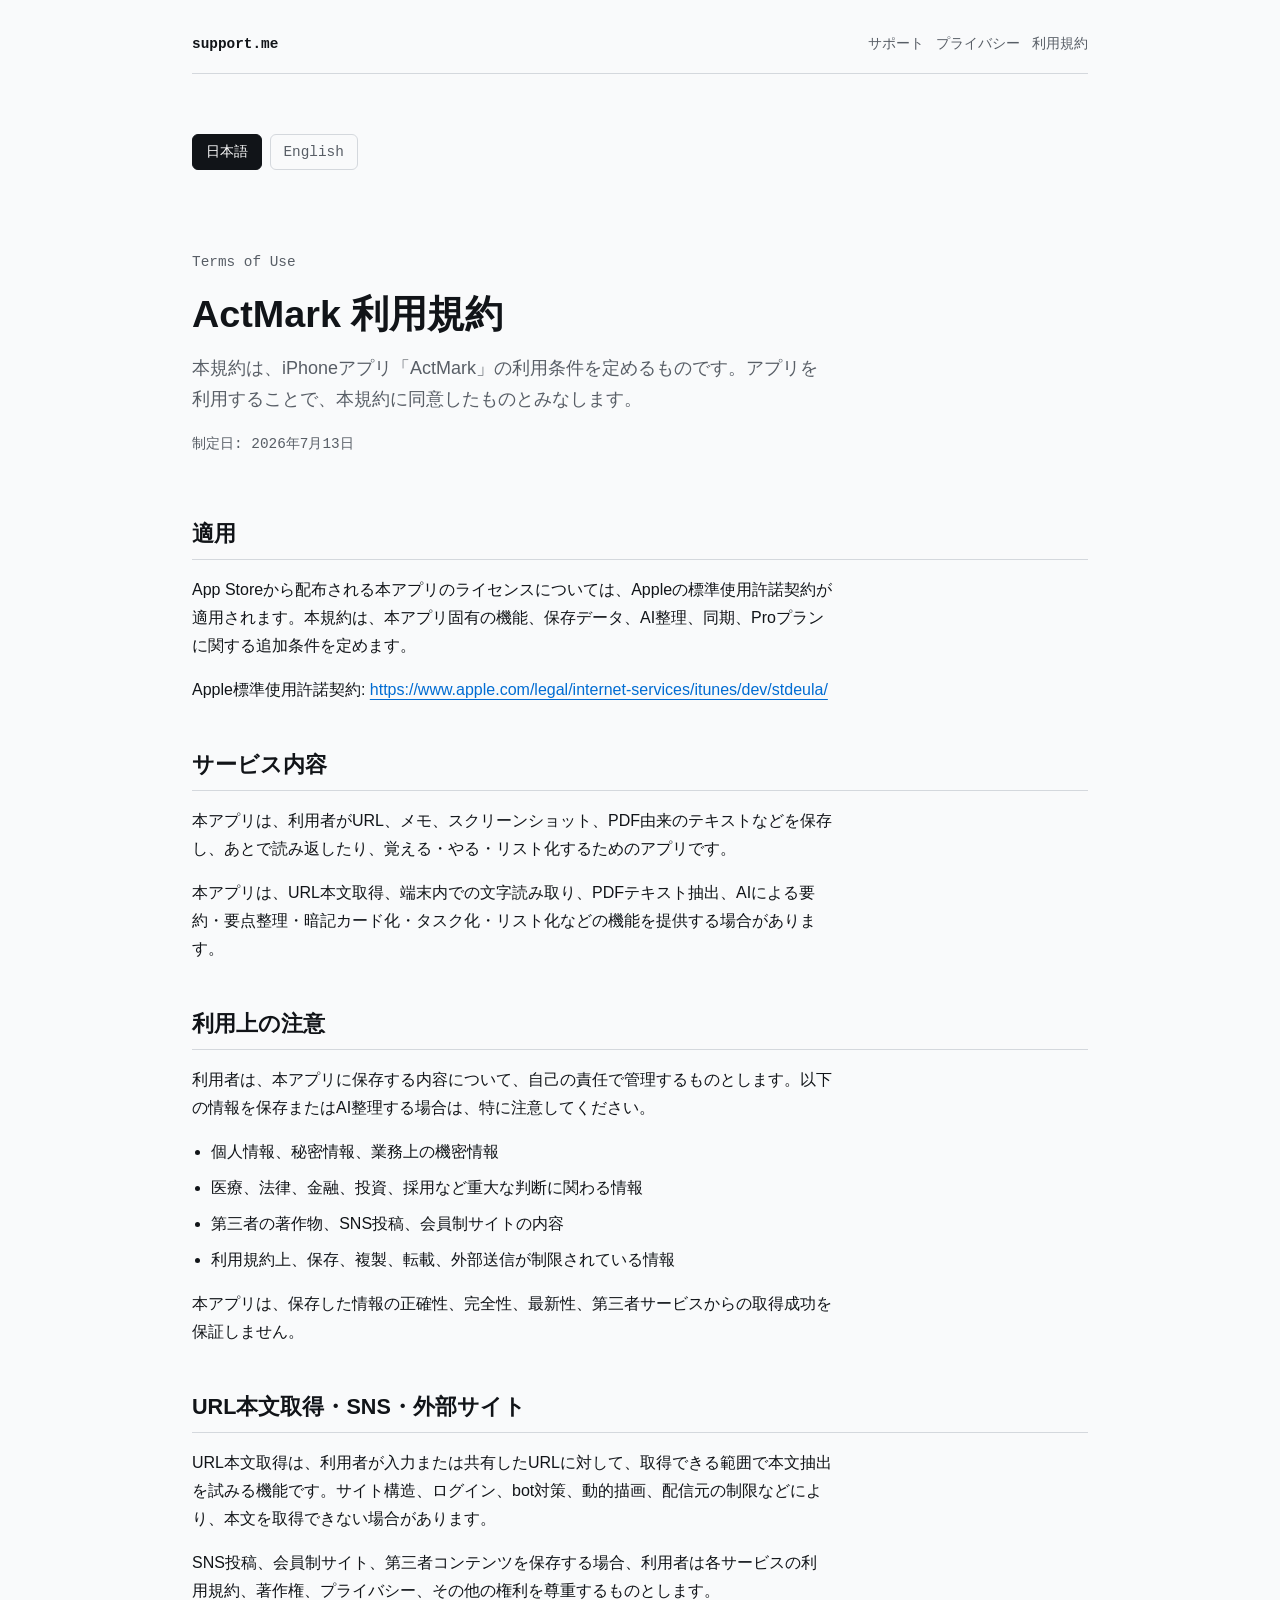
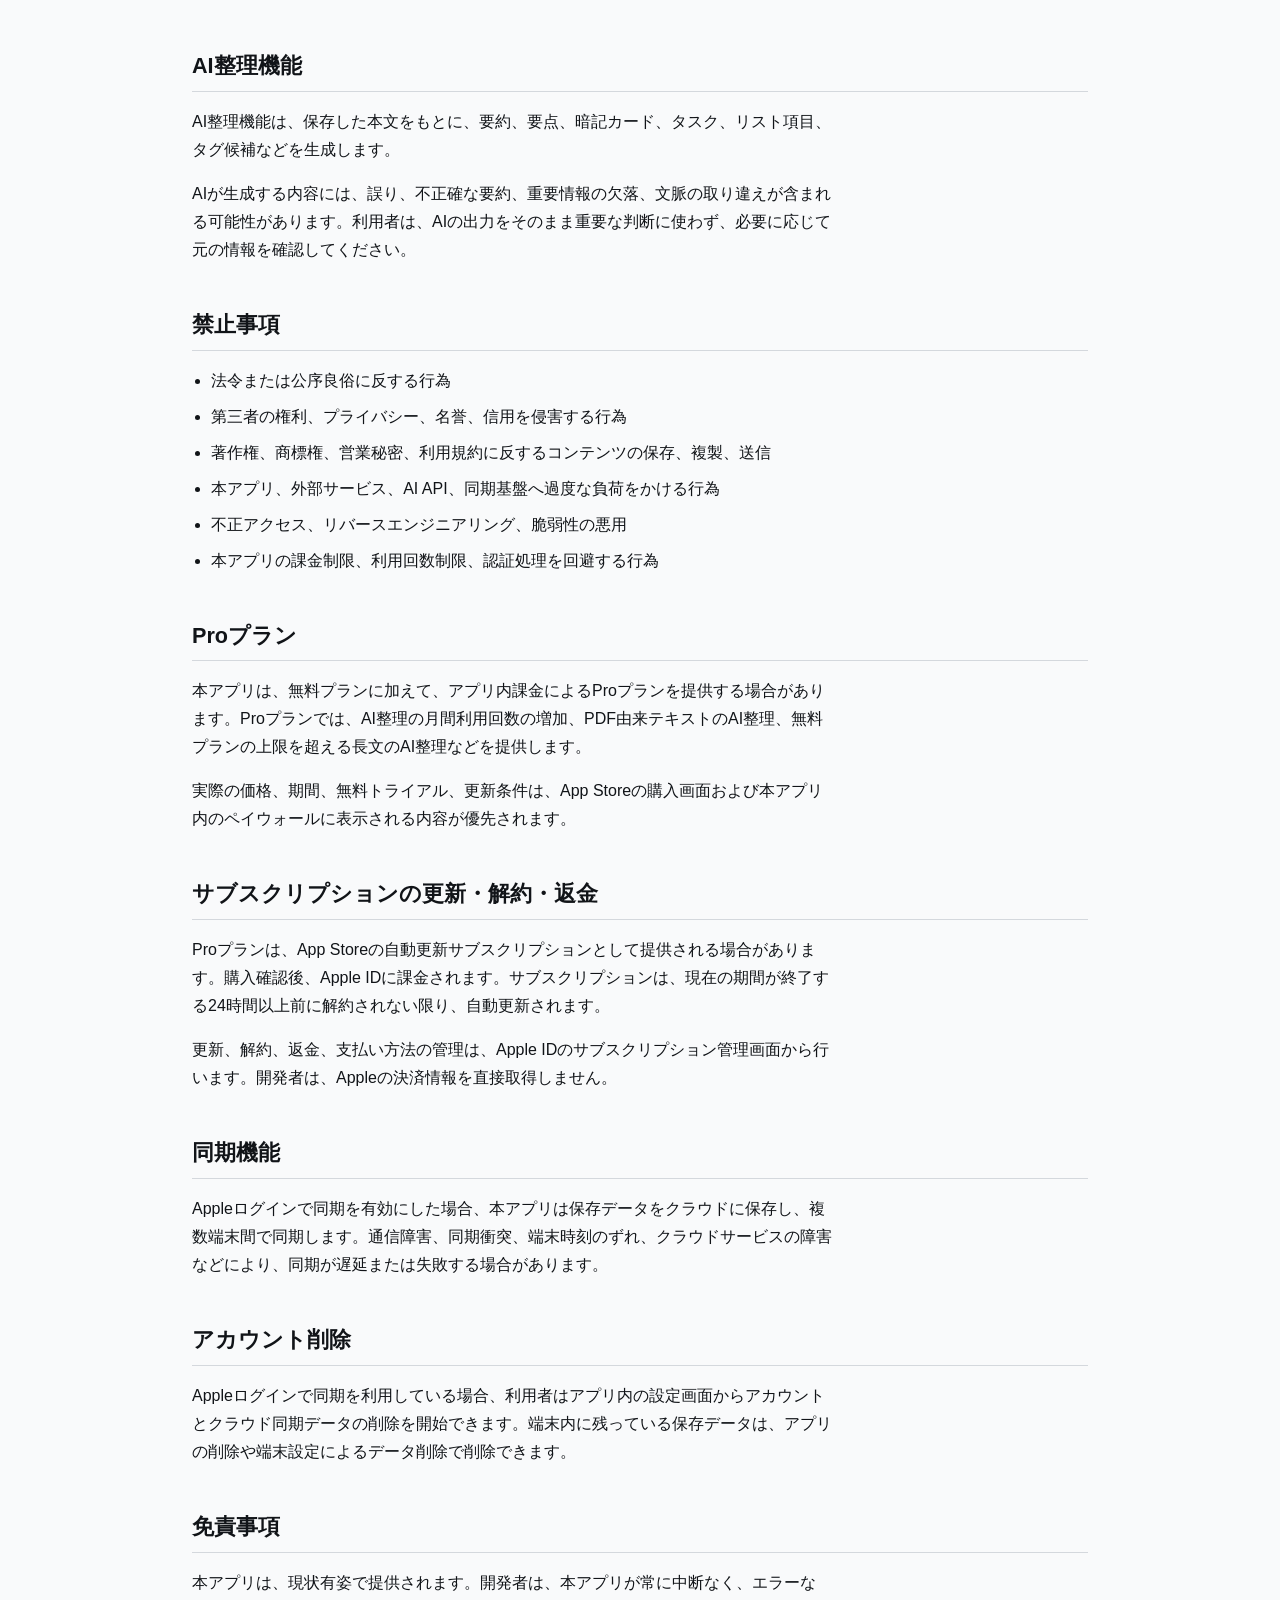
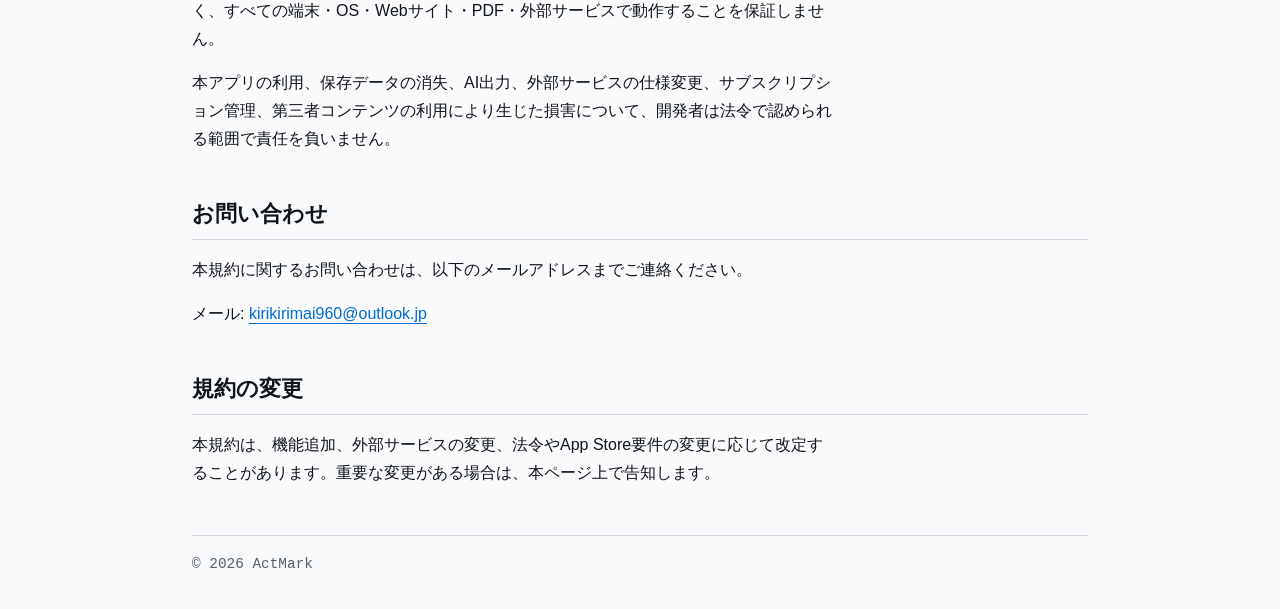
<file: actmark/terms/index.html>
<!doctype html>
<html lang="ja" data-default-language="ja">
<head>
  <meta charset="utf-8">
  <meta name="viewport" content="width=device-width, initial-scale=1">
  <title>ActMark 利用規約</title>
  <meta name="description" content="ActMarkの利用規約です。English terms of use are available on this page.">
  <link rel="stylesheet" href="../../common/site.css?v=20260713-2">
</head>
<body>
  <main class="site-shell">
    <header class="site-header">
      <a class="brand" href="../../">support.me</a>
      <nav class="nav-links" aria-label="ActMark関連ページ">
        <a href="../">サポート</a>
        <a href="../privacy/">プライバシー</a>
        <a href="./">利用規約</a>
      </nav>
    </header>

    <div class="language-switch" aria-label="Language">
      <a class="language-option" href="#ja" data-language-link="ja" role="button">日本語</a>
      <a class="language-option" href="#en" data-language-link="en" role="button">English</a>
    </div>

    <div data-language-panel="ja">
      <section class="hero" aria-labelledby="page-title-ja">
        <p class="eyebrow">Terms of Use</p>
        <h1 id="page-title-ja">ActMark 利用規約</h1>
        <p class="lead">本規約は、iPhoneアプリ「ActMark」の利用条件を定めるものです。アプリを利用することで、本規約に同意したものとみなします。</p>
        <p class="meta">制定日: 2026年7月13日</p>
      </section>

      <section class="section" aria-labelledby="scope-title-ja">
        <h2 id="scope-title-ja">適用</h2>
        <p>App Storeから配布される本アプリのライセンスについては、Appleの標準使用許諾契約が適用されます。本規約は、本アプリ固有の機能、保存データ、AI整理、同期、Proプランに関する追加条件を定めます。</p>
        <p>Apple標準使用許諾契約: <a href="https://www.apple.com/legal/internet-services/itunes/dev/stdeula/">https://www.apple.com/legal/internet-services/itunes/dev/stdeula/</a></p>
      </section>

      <section class="section" aria-labelledby="service-title-ja">
        <h2 id="service-title-ja">サービス内容</h2>
        <p>本アプリは、利用者がURL、メモ、スクリーンショット、PDF由来のテキストなどを保存し、あとで読み返したり、覚える・やる・リスト化するためのアプリです。</p>
        <p>本アプリは、URL本文取得、端末内での文字読み取り、PDFテキスト抽出、AIによる要約・要点整理・暗記カード化・タスク化・リスト化などの機能を提供する場合があります。</p>
      </section>

      <section class="section" aria-labelledby="care-title-ja">
        <h2 id="care-title-ja">利用上の注意</h2>
        <p>利用者は、本アプリに保存する内容について、自己の責任で管理するものとします。以下の情報を保存またはAI整理する場合は、特に注意してください。</p>
        <ul class="list">
          <li>個人情報、秘密情報、業務上の機密情報</li>
          <li>医療、法律、金融、投資、採用など重大な判断に関わる情報</li>
          <li>第三者の著作物、SNS投稿、会員制サイトの内容</li>
          <li>利用規約上、保存、複製、転載、外部送信が制限されている情報</li>
        </ul>
        <p>本アプリは、保存した情報の正確性、完全性、最新性、第三者サービスからの取得成功を保証しません。</p>
      </section>

      <section class="section" aria-labelledby="external-title-ja">
        <h2 id="external-title-ja">URL本文取得・SNS・外部サイト</h2>
        <p>URL本文取得は、利用者が入力または共有したURLに対して、取得できる範囲で本文抽出を試みる機能です。サイト構造、ログイン、bot対策、動的描画、配信元の制限などにより、本文を取得できない場合があります。</p>
        <p>SNS投稿、会員制サイト、第三者コンテンツを保存する場合、利用者は各サービスの利用規約、著作権、プライバシー、その他の権利を尊重するものとします。</p>
      </section>

      <section class="section" aria-labelledby="ai-title-ja">
        <h2 id="ai-title-ja">AI整理機能</h2>
        <p>AI整理機能は、保存した本文をもとに、要約、要点、暗記カード、タスク、リスト項目、タグ候補などを生成します。</p>
        <p>AIが生成する内容には、誤り、不正確な要約、重要情報の欠落、文脈の取り違えが含まれる可能性があります。利用者は、AIの出力をそのまま重要な判断に使わず、必要に応じて元の情報を確認してください。</p>
      </section>

      <section class="section" aria-labelledby="prohibited-title-ja">
        <h2 id="prohibited-title-ja">禁止事項</h2>
        <ul class="list">
          <li>法令または公序良俗に反する行為</li>
          <li>第三者の権利、プライバシー、名誉、信用を侵害する行為</li>
          <li>著作権、商標権、営業秘密、利用規約に反するコンテンツの保存、複製、送信</li>
          <li>本アプリ、外部サービス、AI API、同期基盤へ過度な負荷をかける行為</li>
          <li>不正アクセス、リバースエンジニアリング、脆弱性の悪用</li>
          <li>本アプリの課金制限、利用回数制限、認証処理を回避する行為</li>
        </ul>
      </section>

      <section class="section" aria-labelledby="pro-title-ja">
        <h2 id="pro-title-ja">Proプラン</h2>
        <p>本アプリは、無料プランに加えて、アプリ内課金によるProプランを提供する場合があります。Proプランでは、AI整理の月間利用回数の増加、PDF由来テキストのAI整理、無料プランの上限を超える長文のAI整理などを提供します。</p>
        <p>実際の価格、期間、無料トライアル、更新条件は、App Storeの購入画面および本アプリ内のペイウォールに表示される内容が優先されます。</p>
      </section>

      <section class="section" aria-labelledby="subscription-title-ja">
        <h2 id="subscription-title-ja">サブスクリプションの更新・解約・返金</h2>
        <p>Proプランは、App Storeの自動更新サブスクリプションとして提供される場合があります。購入確認後、Apple IDに課金されます。サブスクリプションは、現在の期間が終了する24時間以上前に解約されない限り、自動更新されます。</p>
        <p>更新、解約、返金、支払い方法の管理は、Apple IDのサブスクリプション管理画面から行います。開発者は、Appleの決済情報を直接取得しません。</p>
      </section>

      <section class="section" aria-labelledby="sync-title-ja">
        <h2 id="sync-title-ja">同期機能</h2>
        <p>Appleログインで同期を有効にした場合、本アプリは保存データをクラウドに保存し、複数端末間で同期します。通信障害、同期衝突、端末時刻のずれ、クラウドサービスの障害などにより、同期が遅延または失敗する場合があります。</p>
      </section>

      <section class="section" aria-labelledby="delete-title-ja">
        <h2 id="delete-title-ja">アカウント削除</h2>
        <p>Appleログインで同期を利用している場合、利用者はアプリ内の設定画面からアカウントとクラウド同期データの削除を開始できます。端末内に残っている保存データは、アプリの削除や端末設定によるデータ削除で削除できます。</p>
      </section>

      <section class="section" aria-labelledby="disclaimer-title-ja">
        <h2 id="disclaimer-title-ja">免責事項</h2>
        <p>本アプリは、現状有姿で提供されます。開発者は、本アプリが常に中断なく、エラーなく、すべての端末・OS・Webサイト・PDF・外部サービスで動作することを保証しません。</p>
        <p>本アプリの利用、保存データの消失、AI出力、外部サービスの仕様変更、サブスクリプション管理、第三者コンテンツの利用により生じた損害について、開発者は法令で認められる範囲で責任を負いません。</p>
      </section>

      <section class="section" aria-labelledby="contact-title-ja">
        <h2 id="contact-title-ja">お問い合わせ</h2>
        <p>本規約に関するお問い合わせは、以下のメールアドレスまでご連絡ください。</p>
        <p>メール: <a href="mailto:kirikirimai960@outlook.jp">kirikirimai960@outlook.jp</a></p>
      </section>

      <section class="section" aria-labelledby="changes-title-ja">
        <h2 id="changes-title-ja">規約の変更</h2>
        <p>本規約は、機能追加、外部サービスの変更、法令やApp Store要件の変更に応じて改定することがあります。重要な変更がある場合は、本ページ上で告知します。</p>
      </section>
    </div>

    <div data-language-panel="en" hidden>
      <section class="hero" aria-labelledby="page-title-en">
        <p class="eyebrow">Terms of Use</p>
        <h1 id="page-title-en">ActMark Terms of Use</h1>
        <p class="lead">These Terms govern the use of the iPhone app ActMark. By using the App, you agree to these Terms.</p>
        <p class="meta">Last updated: July 13, 2026</p>
      </section>

      <section class="section" aria-labelledby="scope-title-en">
        <h2 id="scope-title-en">Scope</h2>
        <p>The Standard Apple End User License Agreement (EULA) applies to the App when distributed through the App Store. These Terms add conditions specific to the App's features, saved data, AI organization, sync, and paid plans.</p>
        <p>Apple Standard EULA: <a href="https://www.apple.com/legal/internet-services/itunes/dev/stdeula/">https://www.apple.com/legal/internet-services/itunes/dev/stdeula/</a></p>
      </section>

      <section class="section" aria-labelledby="features-title-en">
        <h2 id="features-title-en">App Features</h2>
        <p>The App allows users to save URLs, notes, screenshots, and text extracted from PDFs so they can read them later, remember important information, turn saved content into actions, and organize items into lists.</p>
        <p>The App may provide webpage text extraction, on-device OCR, PDF text extraction, and AI-powered summaries, key points, flashcards, tasks, and list items.</p>
      </section>

      <section class="section" aria-labelledby="responsibility-title-en">
        <h2 id="responsibility-title-en">User Responsibility</h2>
        <p>Users are responsible for the content they save in the App. Please be especially careful when saving or organizing the following information:</p>
        <ul class="list">
          <li>Personal information, confidential information, or business secrets</li>
          <li>Medical, legal, financial, investment, recruiting, or other high-stakes information</li>
          <li>Third-party copyrighted content, social media posts, or content from member-only websites</li>
          <li>Content whose saving, copying, redistribution, or external transmission is restricted by applicable terms</li>
        </ul>
        <p>The App does not guarantee the accuracy, completeness, freshness, or successful extraction of saved content from third-party services.</p>
      </section>

      <section class="section" aria-labelledby="external-title-en">
        <h2 id="external-title-en">Webpage Extraction, Social Media, and External Sites</h2>
        <p>Webpage text extraction attempts to retrieve readable text from URLs entered or shared by the user. Extraction may fail because of website structure, login requirements, bot protections, dynamic rendering, or restrictions set by the source website.</p>
        <p>When saving social media posts, member-only pages, or other third-party content, users must respect the relevant service terms, copyrights, privacy rights, and other rights.</p>
      </section>

      <section class="section" aria-labelledby="ai-title-en">
        <h2 id="ai-title-en">AI Organization</h2>
        <p>AI organization features generate summaries, key points, flashcards, tasks, list items, and other structured outputs based on saved text.</p>
        <p>AI-generated output may contain errors, inaccurate summaries, missing important information, or misunderstandings of context. Users should not rely on AI output for important decisions without checking the original information.</p>
      </section>

      <section class="section" aria-labelledby="prohibited-title-en">
        <h2 id="prohibited-title-en">Prohibited Conduct</h2>
        <ul class="list">
          <li>Violating laws or public order</li>
          <li>Infringing the rights, privacy, reputation, or trust of third parties</li>
          <li>Saving, copying, or transmitting content in violation of copyrights, trademarks, trade secrets, or applicable terms</li>
          <li>Placing excessive load on the App, external services, AI APIs, or sync infrastructure</li>
          <li>Attempting unauthorized access, reverse engineering, or abuse of vulnerabilities</li>
          <li>Circumventing paid feature limits, AI credit limits, authentication, or entitlement checks</li>
        </ul>
      </section>

      <section class="section" aria-labelledby="plans-title-en">
        <h2 id="plans-title-en">Paid Plans</h2>
        <p>The App may offer paid plans through in-app purchases in addition to free access. Paid plans may provide features or increased limits such as additional monthly AI organization credits, AI organization for text extracted from PDFs, and AI organization for long text beyond the free limit.</p>
        <p>Actual prices, durations, trials, renewal conditions, and feature limits are shown in the App Store purchase sheet and in the App's paywall. Those displayed terms take priority.</p>
      </section>

      <section class="section" aria-labelledby="subscription-title-en">
        <h2 id="subscription-title-en">Subscription Renewal, Cancellation, and Refunds</h2>
        <p>Paid plans may be offered as auto-renewable subscriptions through the App Store. Payment is charged to the user's Apple ID after purchase confirmation. Subscriptions automatically renew unless cancelled at least 24 hours before the end of the current subscription period.</p>
        <p>Renewal, cancellation, refunds, and payment method management are handled through the user's Apple ID subscription settings. The developer does not directly receive payment card information.</p>
      </section>

      <section class="section" aria-labelledby="sync-title-en">
        <h2 id="sync-title-en">Sync</h2>
        <p>When cloud sync is enabled after signing in with Apple, saved data is stored in the cloud and synced across devices. Sync may be delayed or fail because of network issues, sync conflicts, device time differences, or external service outages.</p>
      </section>

      <section class="section" aria-labelledby="delete-title-en">
        <h2 id="delete-title-en">Account Deletion</h2>
        <p>If you use sync with Sign in with Apple, you can start deletion of your account and cloud sync data from the App settings. Local data remaining on the device can be removed by deleting the App or using device-level data deletion options.</p>
      </section>

      <section class="section" aria-labelledby="disclaimer-title-en">
        <h2 id="disclaimer-title-en">Disclaimer</h2>
        <p>The App is provided as is. The developer does not guarantee that the App will always operate without interruption or error, or that it will work on all devices, operating systems, websites, PDFs, or external services.</p>
        <p>To the extent permitted by law, the developer is not liable for damages arising from use of the App, loss of saved data, AI-generated output, changes to external services, subscription management, or use of third-party content.</p>
      </section>

      <section class="section" aria-labelledby="changes-title-en">
        <h2 id="changes-title-en">Changes to These Terms</h2>
        <p>The developer may update these Terms in response to feature changes, external service changes, legal requirements, or App Store requirements. Important changes will be announced in the App or on this page.</p>
      </section>

      <section class="section" aria-labelledby="contact-title-en">
        <h2 id="contact-title-en">Contact</h2>
        <p>For questions about these Terms, please contact:</p>
        <p>Email: <a href="mailto:kirikirimai960@outlook.jp">kirikirimai960@outlook.jp</a></p>
      </section>
    </div>

    <footer class="site-footer">
      <p>&copy; 2026 ActMark</p>
    </footer>
  </main>
  <script src="../../common/language-switch.js"></script>
</body>
</html>
</file>
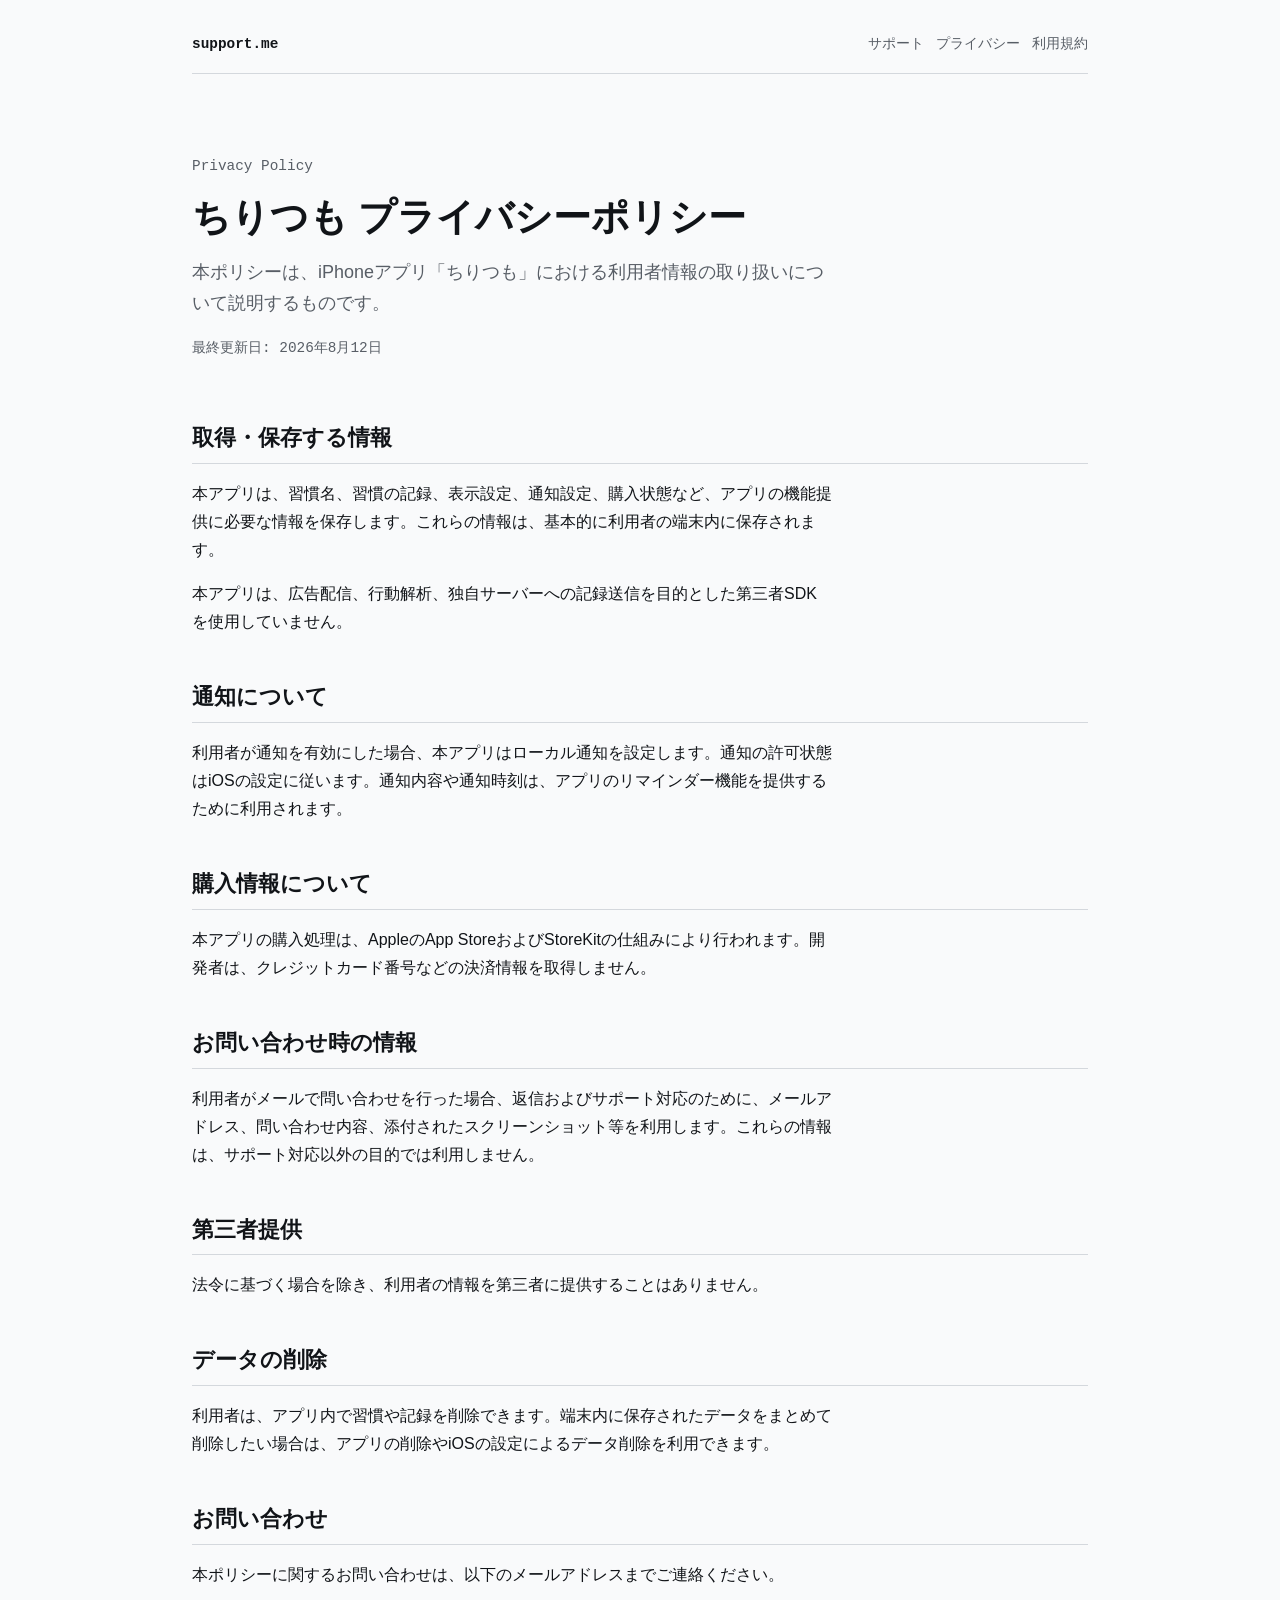
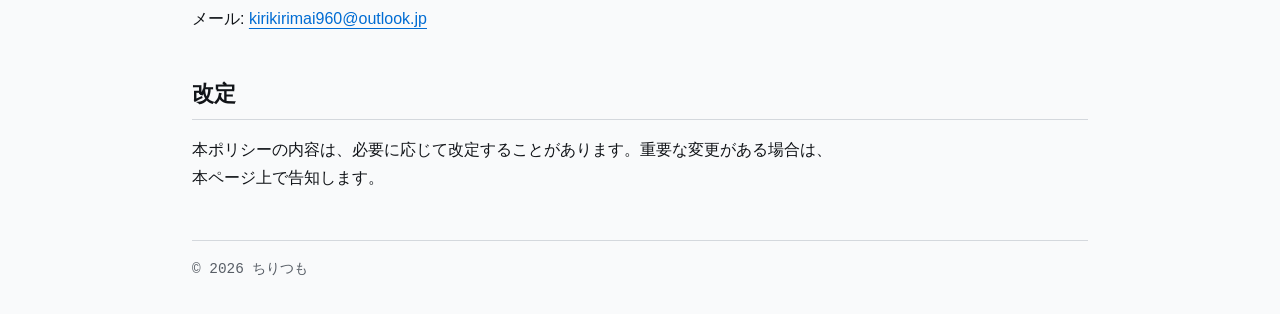
<file: chiritsumo/privacy/index.html>
<!doctype html>
<html lang="ja">
<head>
  <meta charset="utf-8">
  <meta name="viewport" content="width=device-width, initial-scale=1">
  <title>ちりつも プライバシーポリシー</title>
  <meta name="description" content="ちりつものプライバシーポリシーです。">
  <link rel="stylesheet" href="../../common/site.css?v=20260713-2">
</head>
<body>
  <main class="site-shell">
    <header class="site-header">
      <a class="brand" href="../../">support.me</a>
      <nav class="nav-links" aria-label="ちりつも関連ページ">
        <a href="../">サポート</a>
        <a href="./">プライバシー</a>
        <a href="../terms/">利用規約</a>
      </nav>
    </header>

    <section class="hero" aria-labelledby="page-title">
      <p class="eyebrow">Privacy Policy</p>
      <h1 id="page-title">ちりつも プライバシーポリシー</h1>
      <p class="lead">本ポリシーは、iPhoneアプリ「ちりつも」における利用者情報の取り扱いについて説明するものです。</p>
      <p class="meta">最終更新日: 2026年8月12日</p>
    </section>

    <section class="section" aria-labelledby="data-title">
      <h2 id="data-title">取得・保存する情報</h2>
      <p>本アプリは、習慣名、習慣の記録、表示設定、通知設定、購入状態など、アプリの機能提供に必要な情報を保存します。これらの情報は、基本的に利用者の端末内に保存されます。</p>
      <p>本アプリは、広告配信、行動解析、独自サーバーへの記録送信を目的とした第三者SDKを使用していません。</p>
    </section>

    <section class="section" aria-labelledby="notification-title">
      <h2 id="notification-title">通知について</h2>
      <p>利用者が通知を有効にした場合、本アプリはローカル通知を設定します。通知の許可状態はiOSの設定に従います。通知内容や通知時刻は、アプリのリマインダー機能を提供するために利用されます。</p>
    </section>

    <section class="section" aria-labelledby="purchase-title">
      <h2 id="purchase-title">購入情報について</h2>
      <p>本アプリの購入処理は、AppleのApp StoreおよびStoreKitの仕組みにより行われます。開発者は、クレジットカード番号などの決済情報を取得しません。</p>
    </section>

    <section class="section" aria-labelledby="support-title">
      <h2 id="support-title">お問い合わせ時の情報</h2>
      <p>利用者がメールで問い合わせを行った場合、返信およびサポート対応のために、メールアドレス、問い合わせ内容、添付されたスクリーンショット等を利用します。これらの情報は、サポート対応以外の目的では利用しません。</p>
    </section>

    <section class="section" aria-labelledby="third-party-title">
      <h2 id="third-party-title">第三者提供</h2>
      <p>法令に基づく場合を除き、利用者の情報を第三者に提供することはありません。</p>
    </section>

    <section class="section" aria-labelledby="delete-title">
      <h2 id="delete-title">データの削除</h2>
      <p>利用者は、アプリ内で習慣や記録を削除できます。端末内に保存されたデータをまとめて削除したい場合は、アプリの削除やiOSの設定によるデータ削除を利用できます。</p>
    </section>

    <section class="section" aria-labelledby="contact-title">
      <h2 id="contact-title">お問い合わせ</h2>
      <p>本ポリシーに関するお問い合わせは、以下のメールアドレスまでご連絡ください。</p>
      <p>メール: <a href="mailto:kirikirimai960@outlook.jp">kirikirimai960@outlook.jp</a></p>
    </section>

    <section class="section" aria-labelledby="changes-title">
      <h2 id="changes-title">改定</h2>
      <p>本ポリシーの内容は、必要に応じて改定することがあります。重要な変更がある場合は、本ページ上で告知します。</p>
    </section>

    <footer class="site-footer">
      <p>&copy; 2026 ちりつも</p>
    </footer>
  </main>
</body>
</html>
</file>
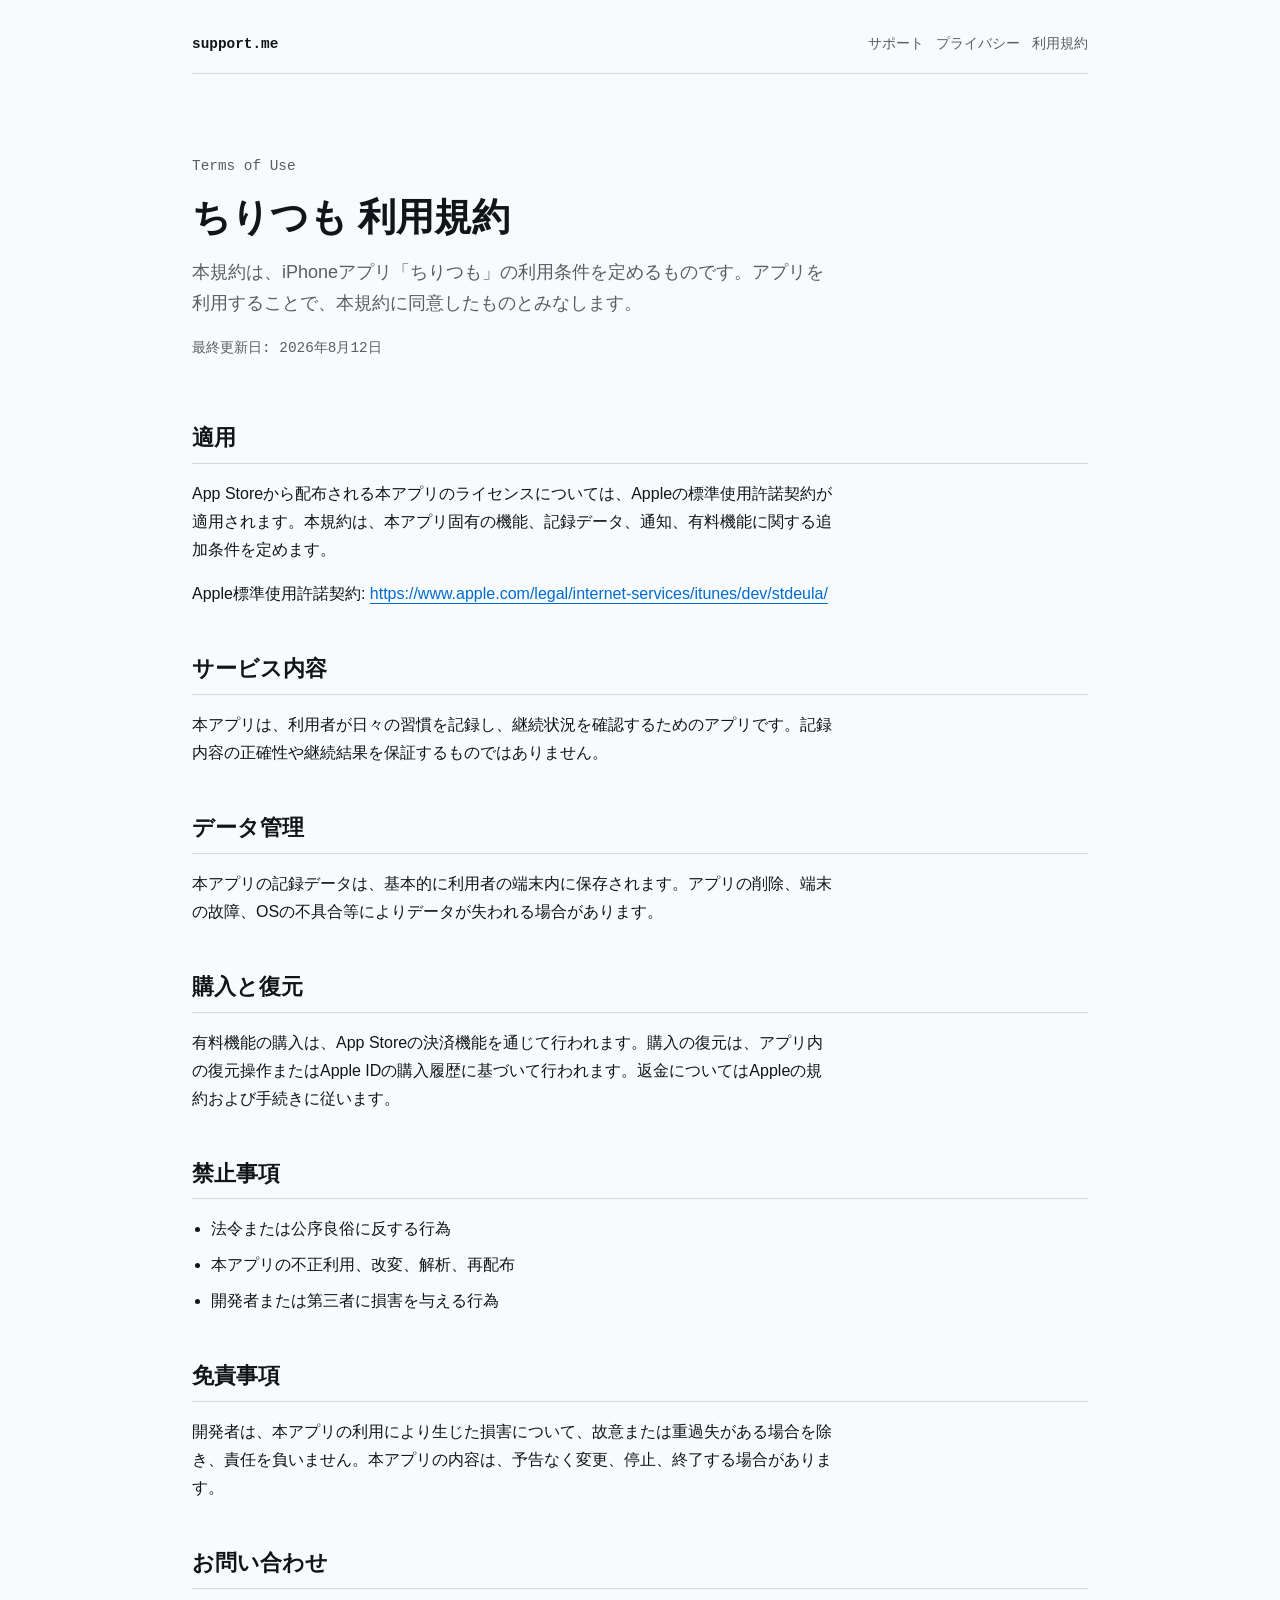
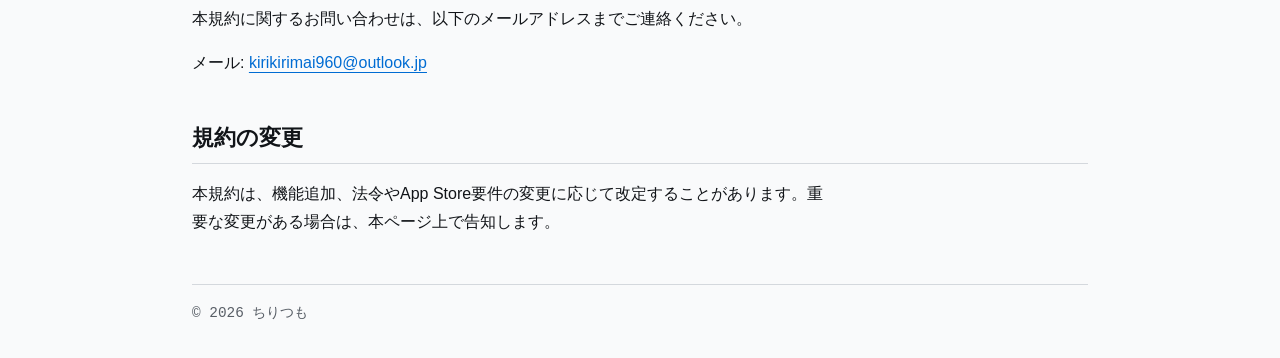
<file: chiritsumo/terms/index.html>
<!doctype html>
<html lang="ja">
<head>
  <meta charset="utf-8">
  <meta name="viewport" content="width=device-width, initial-scale=1">
  <title>ちりつも 利用規約</title>
  <meta name="description" content="ちりつもの利用規約です。">
  <link rel="stylesheet" href="../../common/site.css?v=20260713-2">
</head>
<body>
  <main class="site-shell">
    <header class="site-header">
      <a class="brand" href="../../">support.me</a>
      <nav class="nav-links" aria-label="ちりつも関連ページ">
        <a href="../">サポート</a>
        <a href="../privacy/">プライバシー</a>
        <a href="./">利用規約</a>
      </nav>
    </header>

    <section class="hero" aria-labelledby="page-title">
      <p class="eyebrow">Terms of Use</p>
      <h1 id="page-title">ちりつも 利用規約</h1>
      <p class="lead">本規約は、iPhoneアプリ「ちりつも」の利用条件を定めるものです。アプリを利用することで、本規約に同意したものとみなします。</p>
      <p class="meta">最終更新日: 2026年8月12日</p>
    </section>

    <section class="section" aria-labelledby="scope-title">
      <h2 id="scope-title">適用</h2>
      <p>App Storeから配布される本アプリのライセンスについては、Appleの標準使用許諾契約が適用されます。本規約は、本アプリ固有の機能、記録データ、通知、有料機能に関する追加条件を定めます。</p>
      <p>Apple標準使用許諾契約: <a href="https://www.apple.com/legal/internet-services/itunes/dev/stdeula/">https://www.apple.com/legal/internet-services/itunes/dev/stdeula/</a></p>
    </section>

    <section class="section" aria-labelledby="service-title">
      <h2 id="service-title">サービス内容</h2>
      <p>本アプリは、利用者が日々の習慣を記録し、継続状況を確認するためのアプリです。記録内容の正確性や継続結果を保証するものではありません。</p>
    </section>

    <section class="section" aria-labelledby="data-title">
      <h2 id="data-title">データ管理</h2>
      <p>本アプリの記録データは、基本的に利用者の端末内に保存されます。アプリの削除、端末の故障、OSの不具合等によりデータが失われる場合があります。</p>
    </section>

    <section class="section" aria-labelledby="purchase-title">
      <h2 id="purchase-title">購入と復元</h2>
      <p>有料機能の購入は、App Storeの決済機能を通じて行われます。購入の復元は、アプリ内の復元操作またはApple IDの購入履歴に基づいて行われます。返金についてはAppleの規約および手続きに従います。</p>
    </section>

    <section class="section" aria-labelledby="prohibited-title">
      <h2 id="prohibited-title">禁止事項</h2>
      <ul class="list">
        <li>法令または公序良俗に反する行為</li>
        <li>本アプリの不正利用、改変、解析、再配布</li>
        <li>開発者または第三者に損害を与える行為</li>
      </ul>
    </section>

    <section class="section" aria-labelledby="disclaimer-title">
      <h2 id="disclaimer-title">免責事項</h2>
      <p>開発者は、本アプリの利用により生じた損害について、故意または重過失がある場合を除き、責任を負いません。本アプリの内容は、予告なく変更、停止、終了する場合があります。</p>
    </section>

    <section class="section" aria-labelledby="contact-title">
      <h2 id="contact-title">お問い合わせ</h2>
      <p>本規約に関するお問い合わせは、以下のメールアドレスまでご連絡ください。</p>
      <p>メール: <a href="mailto:kirikirimai960@outlook.jp">kirikirimai960@outlook.jp</a></p>
    </section>

    <section class="section" aria-labelledby="changes-title">
      <h2 id="changes-title">規約の変更</h2>
      <p>本規約は、機能追加、法令やApp Store要件の変更に応じて改定することがあります。重要な変更がある場合は、本ページ上で告知します。</p>
    </section>

    <footer class="site-footer">
      <p>&copy; 2026 ちりつも</p>
    </footer>
  </main>
</body>
</html>
</file>
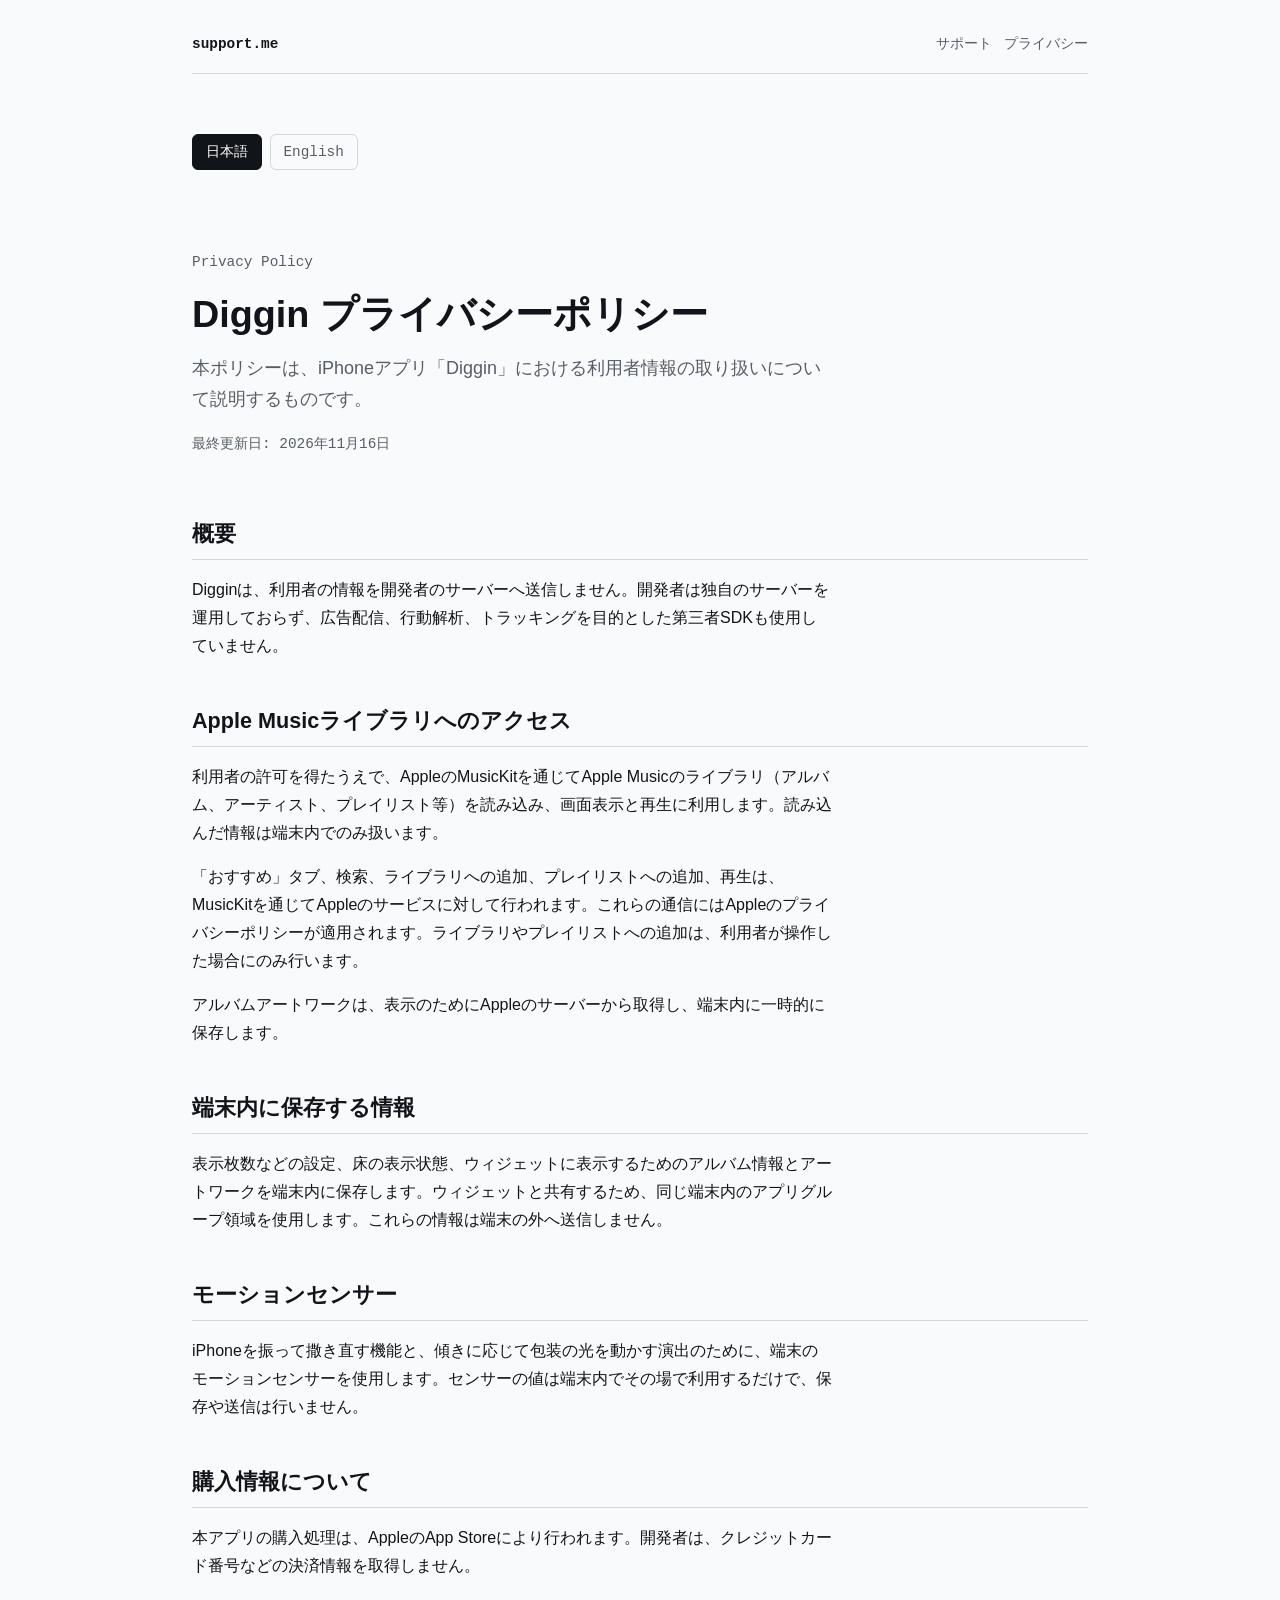
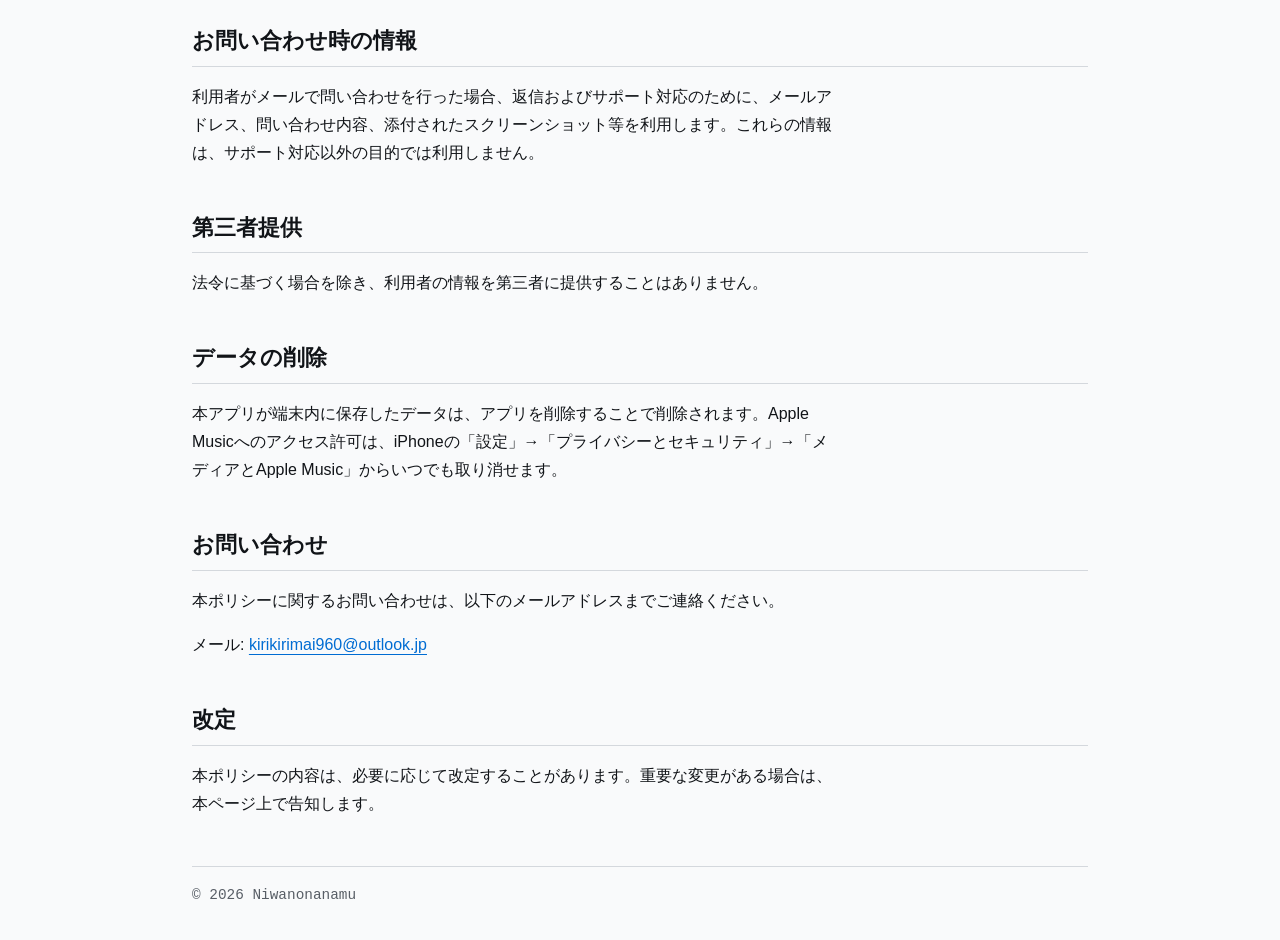
<file: diggin/privacy/index.html>
<!doctype html>
<html lang="ja" data-default-language="ja">
<head>
  <meta charset="utf-8">
  <meta name="viewport" content="width=device-width, initial-scale=1">
  <title>Diggin プライバシーポリシー</title>
  <meta name="description" content="Digginのプライバシーポリシーです。English privacy policy is available on this page.">
  <link rel="stylesheet" href="../../common/site.css?v=20260713-2">
</head>
<body>
  <main class="site-shell">
    <header class="site-header">
      <a class="brand" href="../../">support.me</a>
      <nav class="nav-links" aria-label="Diggin関連ページ">
        <a href="../">サポート</a>
        <a href="./">プライバシー</a>
      </nav>
    </header>

    <div class="language-switch" aria-label="Language">
      <a class="language-option" href="#ja" data-language-link="ja" role="button">日本語</a>
      <a class="language-option" href="#en" data-language-link="en" role="button">English</a>
    </div>

    <div data-language-panel="ja">
      <section class="hero" aria-labelledby="page-title-ja">
        <p class="eyebrow">Privacy Policy</p>
        <h1 id="page-title-ja">Diggin プライバシーポリシー</h1>
        <p class="lead">本ポリシーは、iPhoneアプリ「Diggin」における利用者情報の取り扱いについて説明するものです。</p>
        <p class="meta">最終更新日: 2026年11月16日</p>
      </section>

      <section class="section" aria-labelledby="summary-title-ja">
        <h2 id="summary-title-ja">概要</h2>
        <p>Digginは、利用者の情報を開発者のサーバーへ送信しません。開発者は独自のサーバーを運用しておらず、広告配信、行動解析、トラッキングを目的とした第三者SDKも使用していません。</p>
      </section>

      <section class="section" aria-labelledby="music-title-ja">
        <h2 id="music-title-ja">Apple Musicライブラリへのアクセス</h2>
        <p>利用者の許可を得たうえで、AppleのMusicKitを通じてApple Musicのライブラリ（アルバム、アーティスト、プレイリスト等）を読み込み、画面表示と再生に利用します。読み込んだ情報は端末内でのみ扱います。</p>
        <p>「おすすめ」タブ、検索、ライブラリへの追加、プレイリストへの追加、再生は、MusicKitを通じてAppleのサービスに対して行われます。これらの通信にはAppleのプライバシーポリシーが適用されます。ライブラリやプレイリストへの追加は、利用者が操作した場合にのみ行います。</p>
        <p>アルバムアートワークは、表示のためにAppleのサーバーから取得し、端末内に一時的に保存します。</p>
      </section>

      <section class="section" aria-labelledby="device-title-ja">
        <h2 id="device-title-ja">端末内に保存する情報</h2>
        <p>表示枚数などの設定、床の表示状態、ウィジェットに表示するためのアルバム情報とアートワークを端末内に保存します。ウィジェットと共有するため、同じ端末内のアプリグループ領域を使用します。これらの情報は端末の外へ送信しません。</p>
      </section>

      <section class="section" aria-labelledby="motion-title-ja">
        <h2 id="motion-title-ja">モーションセンサー</h2>
        <p>iPhoneを振って撒き直す機能と、傾きに応じて包装の光を動かす演出のために、端末のモーションセンサーを使用します。センサーの値は端末内でその場で利用するだけで、保存や送信は行いません。</p>
      </section>

      <section class="section" aria-labelledby="purchase-title-ja">
        <h2 id="purchase-title-ja">購入情報について</h2>
        <p>本アプリの購入処理は、AppleのApp Storeにより行われます。開発者は、クレジットカード番号などの決済情報を取得しません。</p>
      </section>

      <section class="section" aria-labelledby="support-title-ja">
        <h2 id="support-title-ja">お問い合わせ時の情報</h2>
        <p>利用者がメールで問い合わせを行った場合、返信およびサポート対応のために、メールアドレス、問い合わせ内容、添付されたスクリーンショット等を利用します。これらの情報は、サポート対応以外の目的では利用しません。</p>
      </section>

      <section class="section" aria-labelledby="third-party-title-ja">
        <h2 id="third-party-title-ja">第三者提供</h2>
        <p>法令に基づく場合を除き、利用者の情報を第三者に提供することはありません。</p>
      </section>

      <section class="section" aria-labelledby="delete-title-ja">
        <h2 id="delete-title-ja">データの削除</h2>
        <p>本アプリが端末内に保存したデータは、アプリを削除することで削除されます。Apple Musicへのアクセス許可は、iPhoneの「設定」→「プライバシーとセキュリティ」→「メディアとApple Music」からいつでも取り消せます。</p>
      </section>

      <section class="section" aria-labelledby="contact-title-ja">
        <h2 id="contact-title-ja">お問い合わせ</h2>
        <p>本ポリシーに関するお問い合わせは、以下のメールアドレスまでご連絡ください。</p>
        <p>メール: <a href="mailto:kirikirimai960@outlook.jp">kirikirimai960@outlook.jp</a></p>
      </section>

      <section class="section" aria-labelledby="changes-title-ja">
        <h2 id="changes-title-ja">改定</h2>
        <p>本ポリシーの内容は、必要に応じて改定することがあります。重要な変更がある場合は、本ページ上で告知します。</p>
      </section>
    </div>

    <div data-language-panel="en" hidden>
      <section class="hero" aria-labelledby="page-title-en">
        <p class="eyebrow">Privacy Policy</p>
        <h1 id="page-title-en">Diggin Privacy Policy</h1>
        <p class="lead">This policy explains how the iPhone app "Diggin" handles user information.</p>
        <p class="meta">Last updated: November 16, 2026</p>
      </section>

      <section class="section" aria-labelledby="summary-title-en">
        <h2 id="summary-title-en">Summary</h2>
        <p>Diggin does not send your information to the developer. The developer runs no servers of its own, and the app uses no third-party SDKs for advertising, analytics, or tracking.</p>
      </section>

      <section class="section" aria-labelledby="music-title-en">
        <h2 id="music-title-en">Access to Your Apple Music Library</h2>
        <p>With your permission, Diggin reads your Apple Music library (albums, artists, playlists, and so on) through Apple's MusicKit to display and play it. This information is handled only on your device.</p>
        <p>The For You tab, search, adding items to your library or playlists, and playback are performed with Apple's services through MusicKit, and Apple's privacy policy applies to those requests. Items are added to your library or playlists only when you choose to do so.</p>
        <p>Album artwork is downloaded from Apple's servers for display and cached temporarily on your device.</p>
      </section>

      <section class="section" aria-labelledby="device-title-en">
        <h2 id="device-title-en">Information Stored on Your Device</h2>
        <p>Diggin stores settings such as the number of CDs, the state of the floor, and album information and artwork used by its widgets. To share this with the widgets, it uses an app group container on the same device. None of this leaves your device.</p>
      </section>

      <section class="section" aria-labelledby="motion-title-en">
        <h2 id="motion-title-en">Motion Sensors</h2>
        <p>Diggin uses your device's motion sensors to re-scatter the CDs when you shake your iPhone and to move the light across the shrink-wrap as you tilt it. Sensor readings are used on the spot and are never stored or sent.</p>
      </section>

      <section class="section" aria-labelledby="purchase-title-en">
        <h2 id="purchase-title-en">Purchases</h2>
        <p>Purchases are processed by Apple's App Store. The developer does not receive payment information such as credit card numbers.</p>
      </section>

      <section class="section" aria-labelledby="support-title-en">
        <h2 id="support-title-en">Information You Send Us</h2>
        <p>If you contact us by email, we use your email address, message, and any attached screenshots only to reply and provide support.</p>
      </section>

      <section class="section" aria-labelledby="third-party-title-en">
        <h2 id="third-party-title-en">Sharing with Third Parties</h2>
        <p>We do not share your information with third parties except as required by law.</p>
      </section>

      <section class="section" aria-labelledby="delete-title-en">
        <h2 id="delete-title-en">Deleting Data</h2>
        <p>Deleting the app removes all data it stored on your device. You can revoke Apple Music access at any time in Settings → Privacy &amp; Security → Media &amp; Apple Music.</p>
      </section>

      <section class="section" aria-labelledby="contact-title-en">
        <h2 id="contact-title-en">Contact</h2>
        <p>For questions about this policy, please contact:</p>
        <p>Email: <a href="mailto:kirikirimai960@outlook.jp">kirikirimai960@outlook.jp</a></p>
      </section>

      <section class="section" aria-labelledby="changes-title-en">
        <h2 id="changes-title-en">Changes</h2>
        <p>We may update this policy as needed. Significant changes will be announced on this page.</p>
      </section>
    </div>

    <footer class="site-footer">
      <p>&copy; 2026 Niwanonanamu</p>
    </footer>
  </main>
  <script src="../../common/language-switch.js"></script>
</body>
</html>
</file>
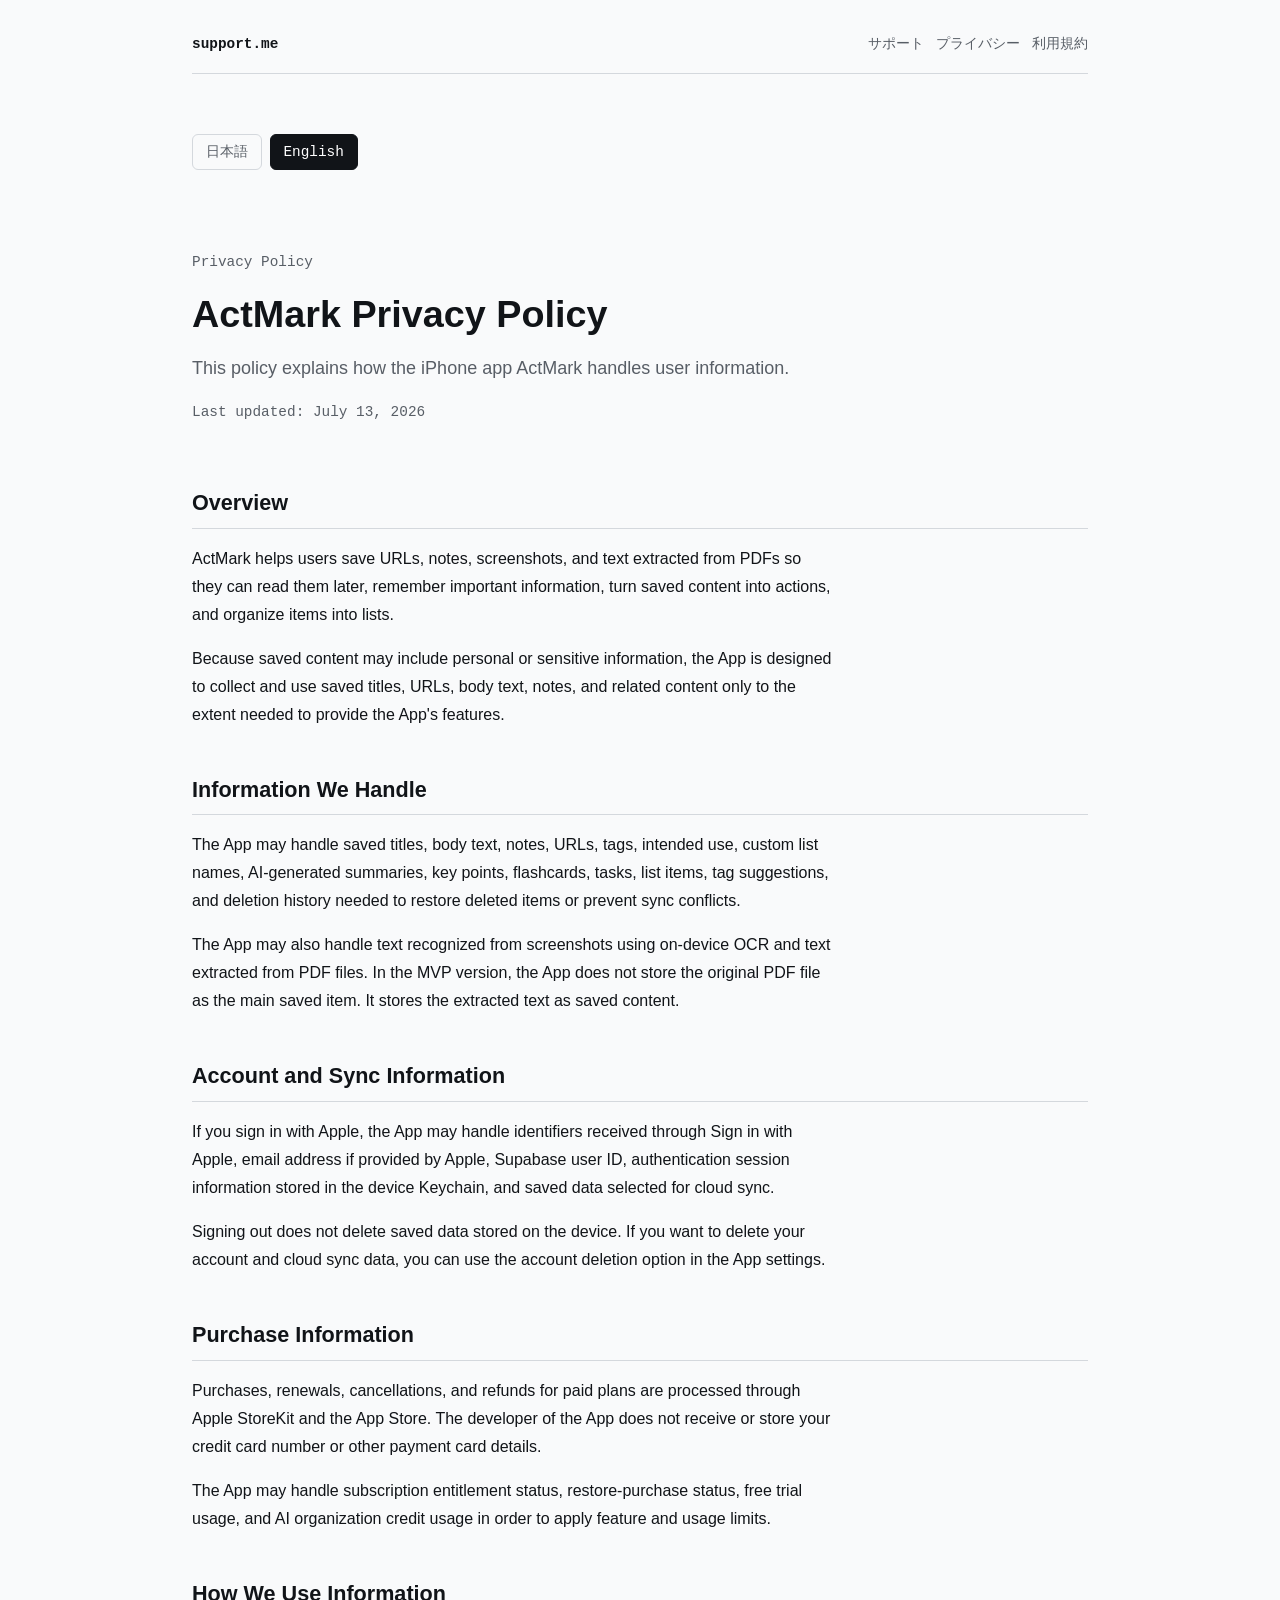
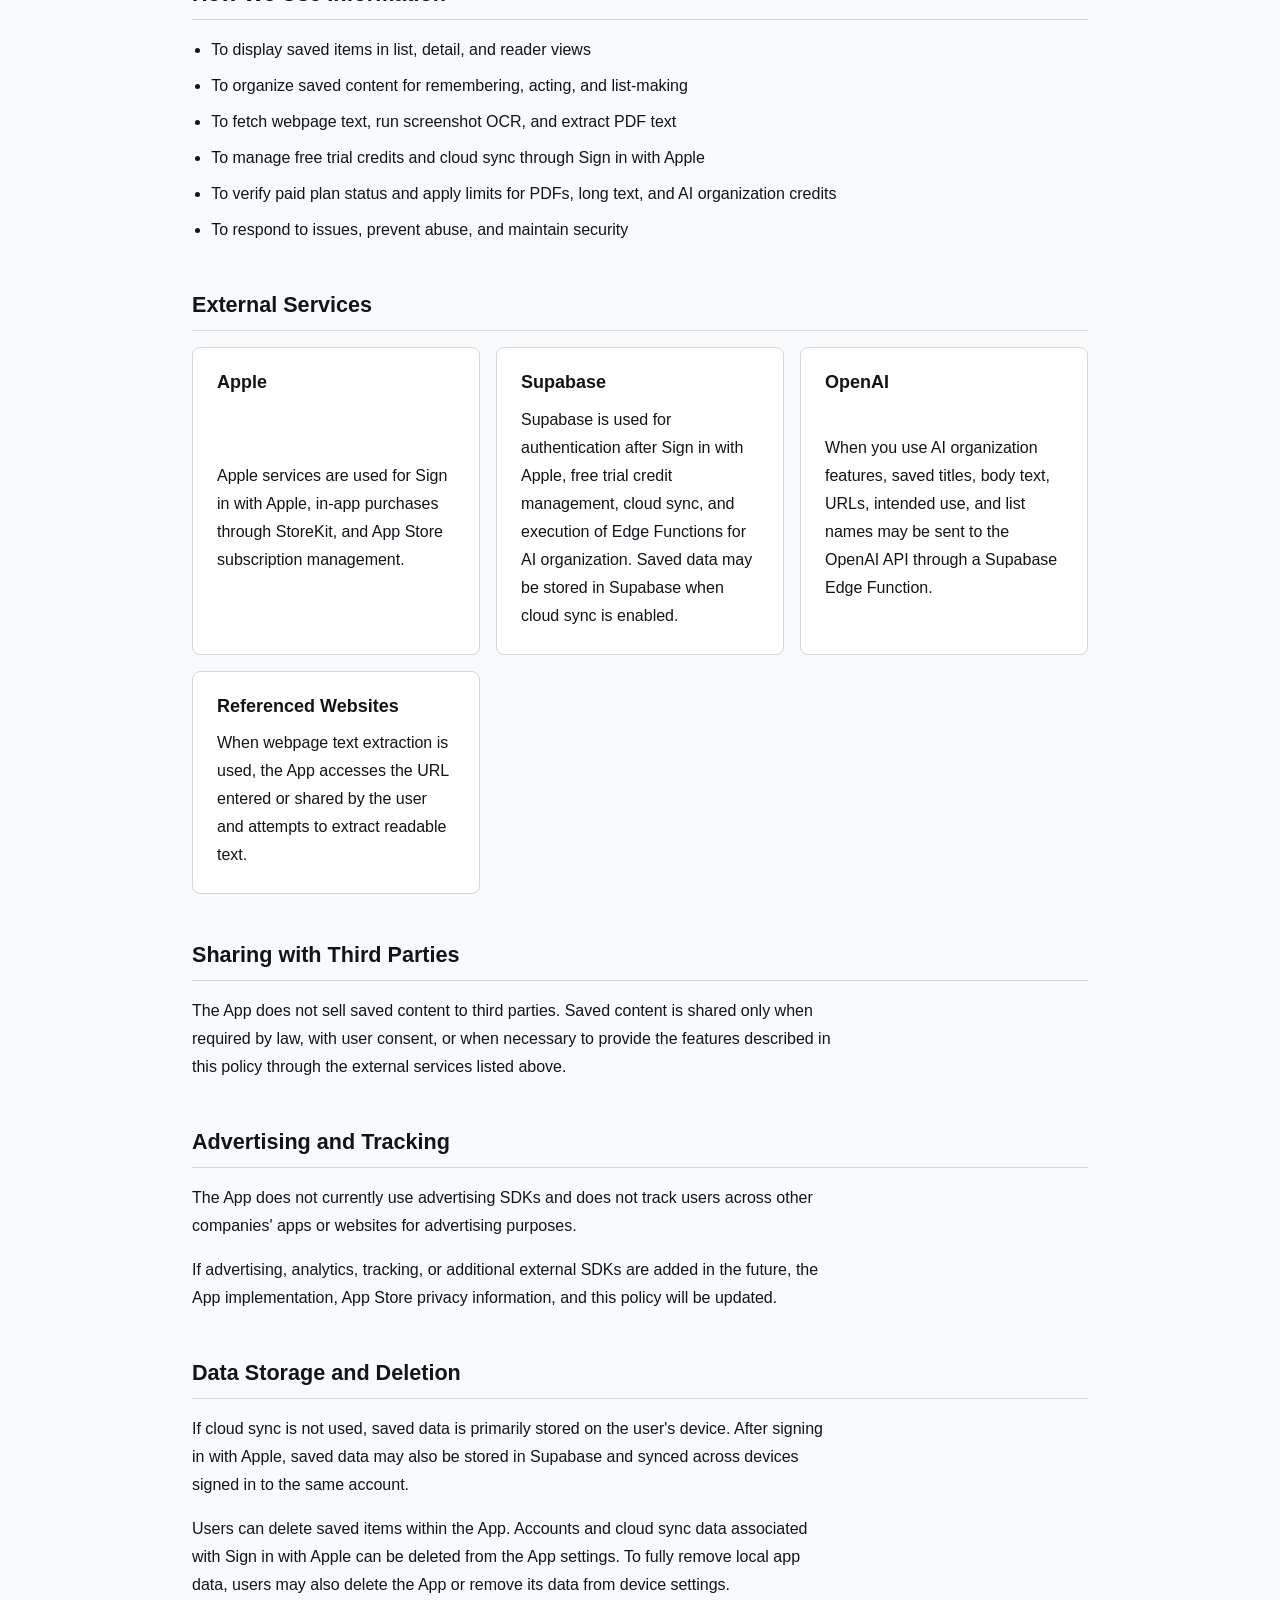
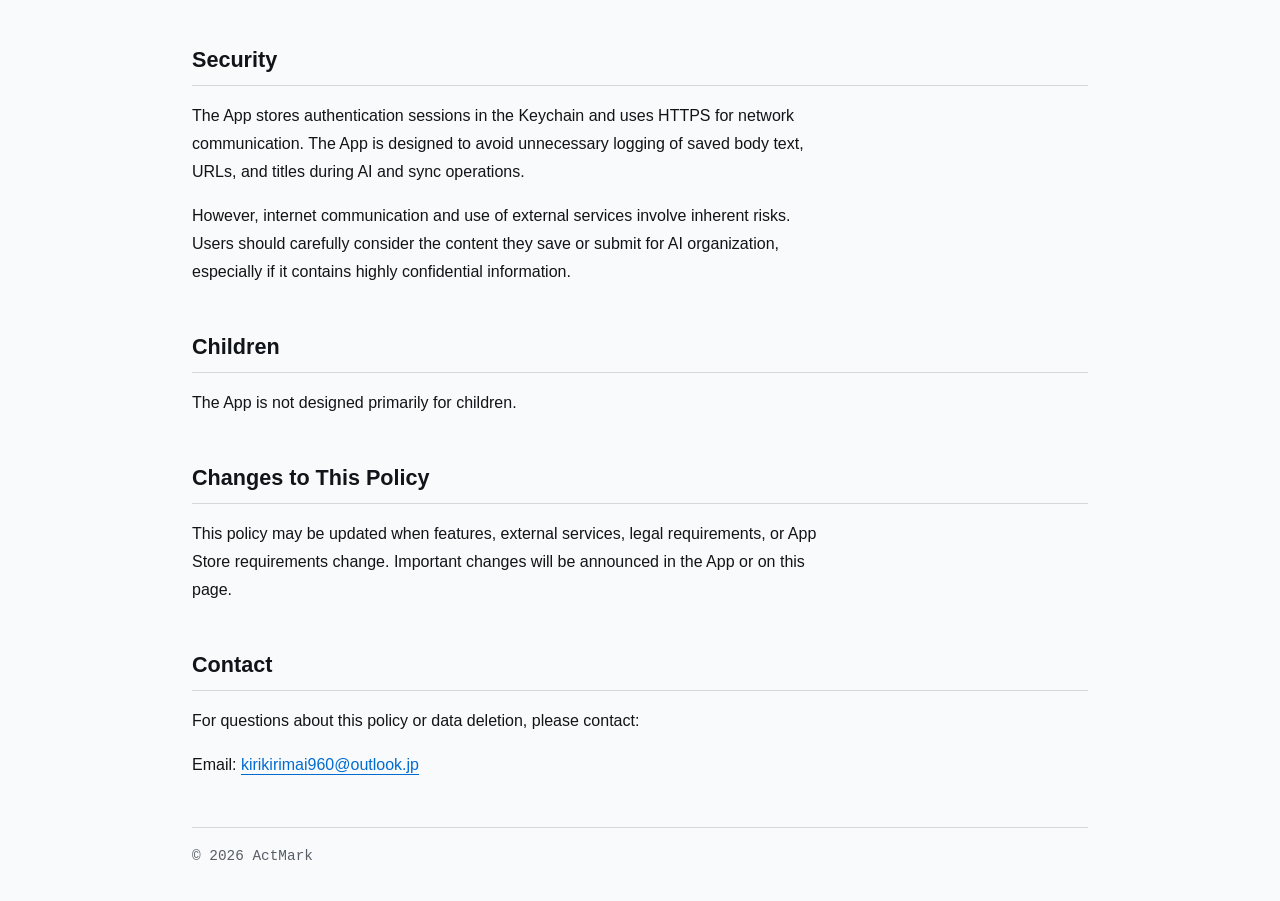
<file: actmark/privacy/en/index.html>
<!doctype html>
<html lang="en">
<head>
  <meta charset="utf-8">
  <meta name="viewport" content="width=device-width, initial-scale=1">
  <meta http-equiv="refresh" content="0; url=../#en">
  <title>ActMark Privacy Policy</title>
  <link rel="canonical" href="../#en">
  <link rel="stylesheet" href="../../../common/site.css?v=20260713-2">
  <script>
    window.location.replace("../#en");
  </script>
</head>
<body>
  <main class="site-shell">
    <section class="hero" aria-labelledby="page-title">
      <p class="eyebrow">Privacy Policy</p>
      <h1 id="page-title">ActMark Privacy Policy</h1>
      <p class="lead">The English privacy policy is now available on the same page as the Japanese version.</p>
      <p><a href="../#en">Open English Privacy Policy</a></p>
    </section>
  </main>
</body>
</html>
</file>
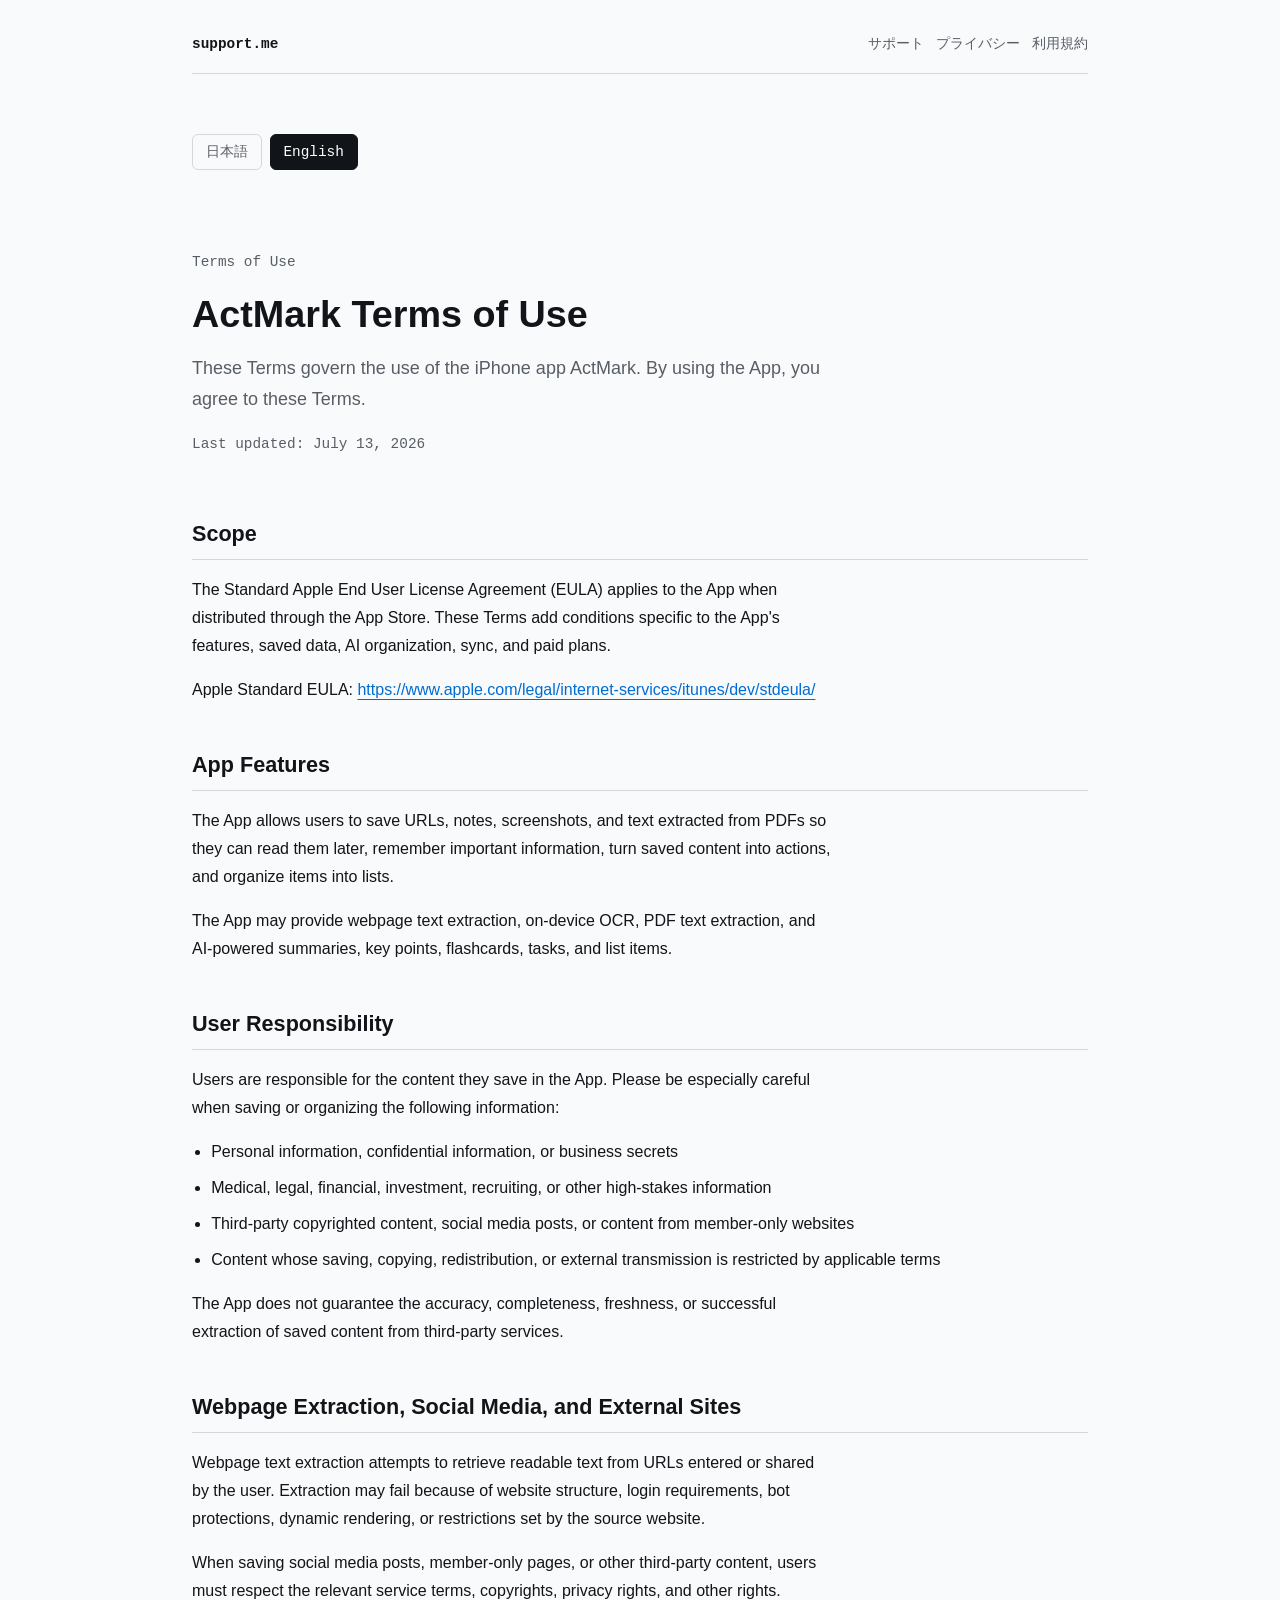
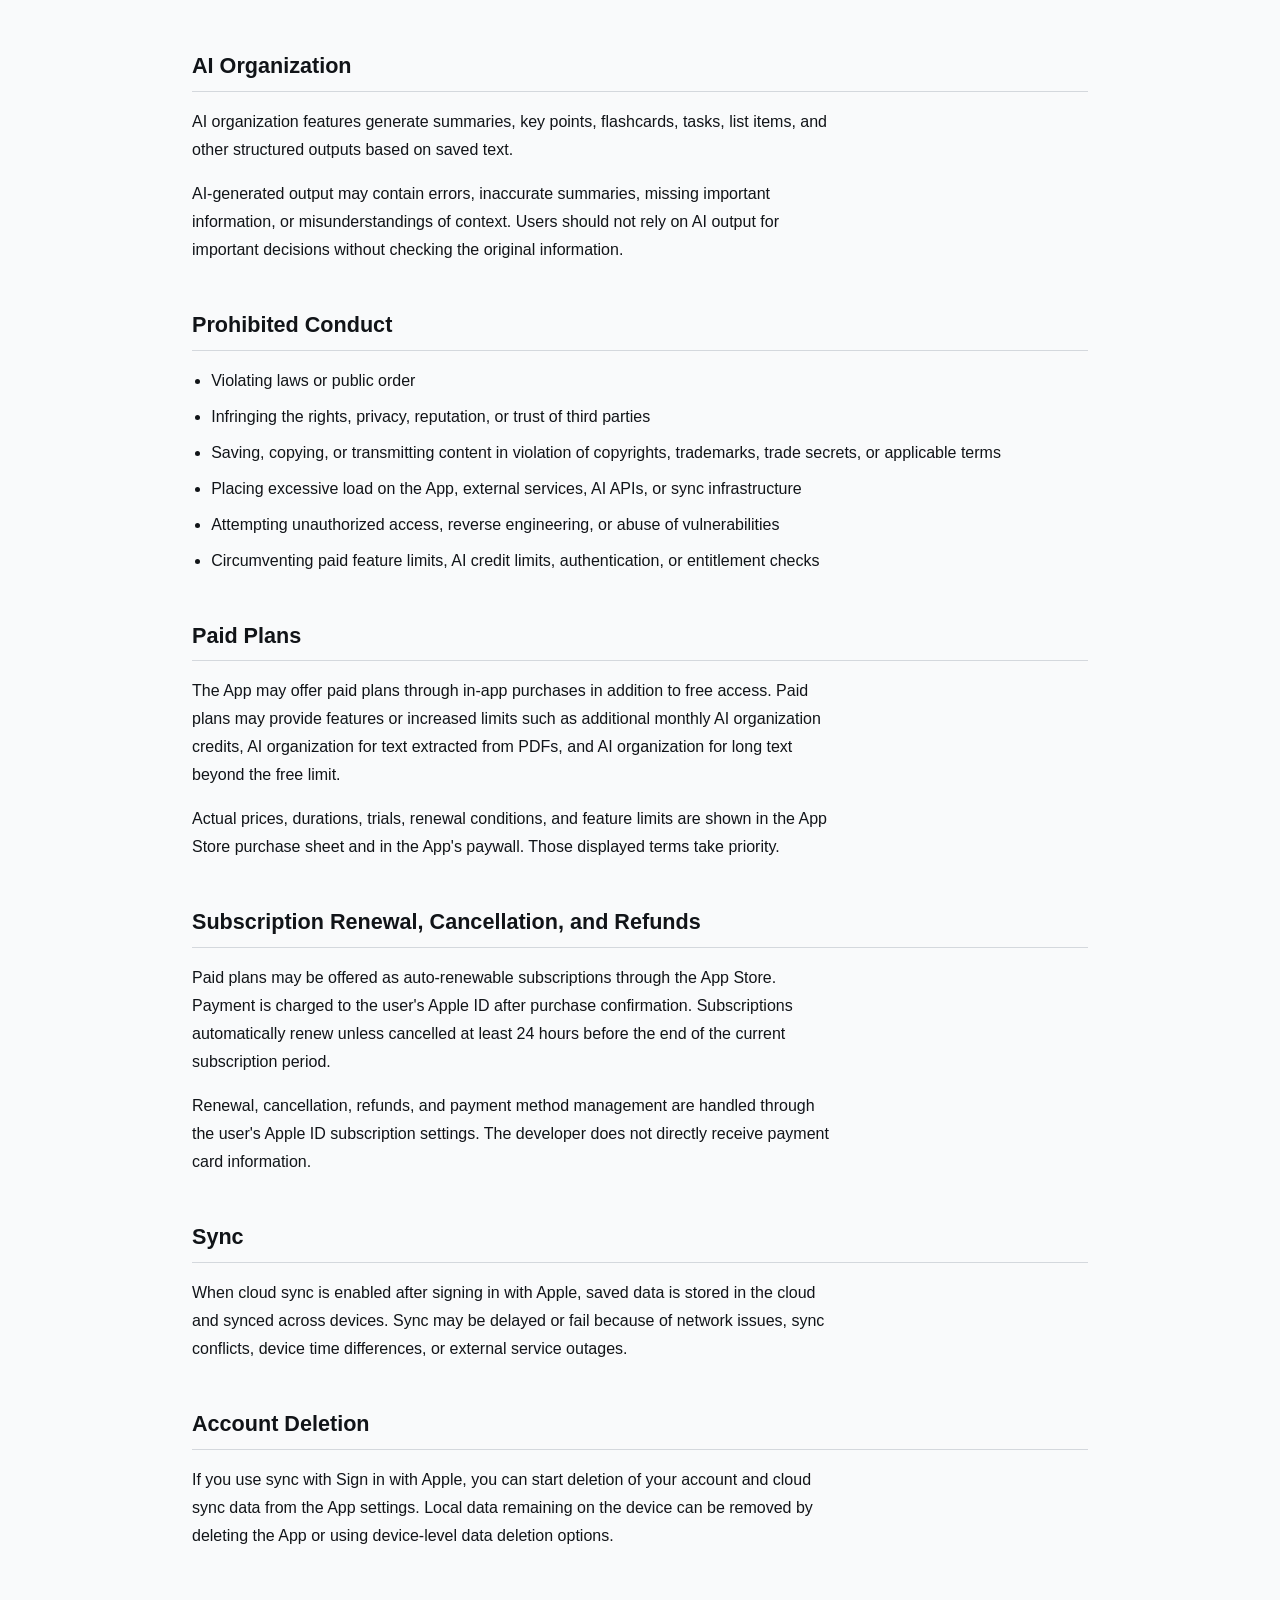
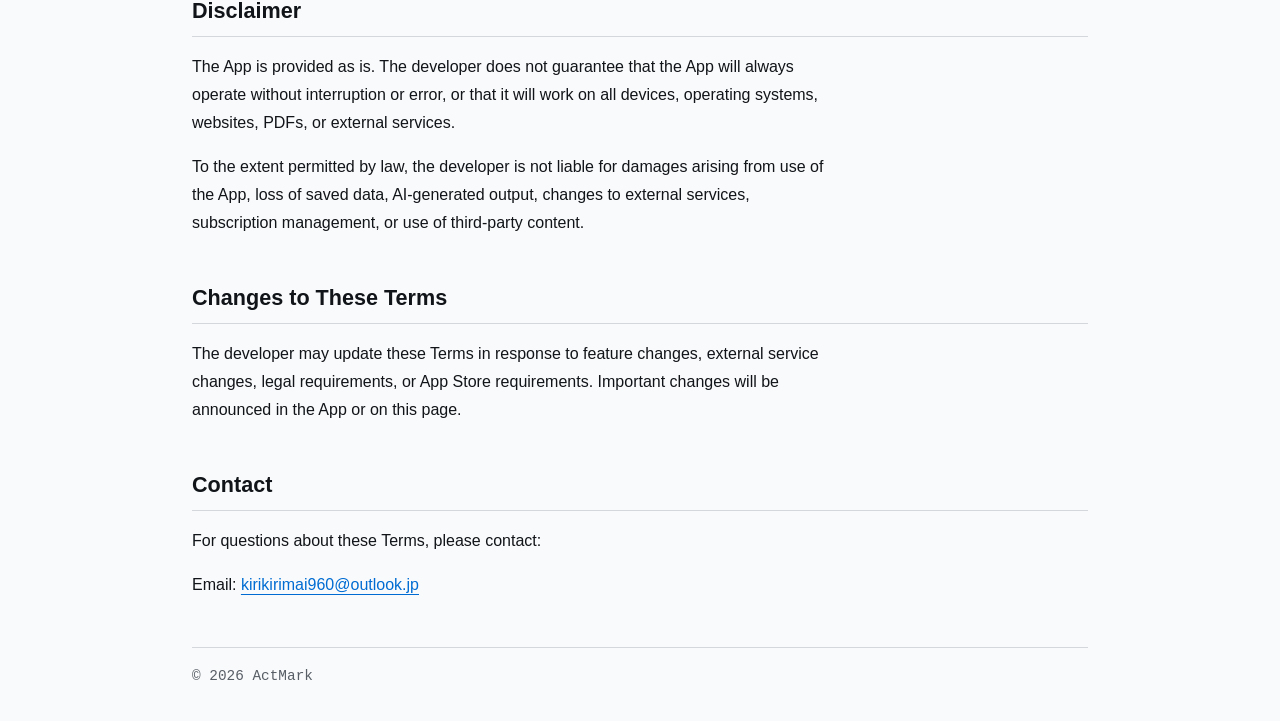
<file: actmark/terms/en/index.html>
<!doctype html>
<html lang="en">
<head>
  <meta charset="utf-8">
  <meta name="viewport" content="width=device-width, initial-scale=1">
  <meta http-equiv="refresh" content="0; url=../#en">
  <title>ActMark Terms of Use</title>
  <link rel="canonical" href="../#en">
  <link rel="stylesheet" href="../../../common/site.css?v=20260713-2">
  <script>
    window.location.replace("../#en");
  </script>
</head>
<body>
  <main class="site-shell">
    <section class="hero" aria-labelledby="page-title">
      <p class="eyebrow">Terms of Use</p>
      <h1 id="page-title">ActMark Terms of Use</h1>
      <p class="lead">The English terms are now available on the same page as the Japanese version.</p>
      <p><a href="../#en">Open English Terms of Use</a></p>
    </section>
  </main>
</body>
</html>
</file>
<file: common/site.css>
@import url("./tokens.css");

* {
  box-sizing: border-box;
}

html,
body {
  margin: 0;
  min-height: 100%;
  overflow-x: clip;
}

body {
  background: var(--color-page);
  color: var(--color-ink);
  font-family: var(--font-body);
  font-size: var(--text-base);
  line-height: 1.75;
}

a {
  color: var(--color-accent);
  text-decoration-thickness: 0.08em;
  text-underline-offset: 0.22em;
}

a:hover {
  text-decoration-thickness: 0.14em;
}

a:focus-visible {
  border-radius: var(--radius-sm);
  outline: 3px solid var(--color-accent);
  outline-offset: 3px;
}

.site-shell {
  display: grid;
  gap: var(--space-2xl);
  margin: 0 auto;
  max-width: 960px;
  padding: var(--space-xl);
}

.site-header {
  align-items: center;
  border-bottom: var(--rule);
  display: flex;
  gap: var(--space-md);
  justify-content: space-between;
  padding-bottom: var(--space-md);
}

.brand {
  color: var(--color-ink);
  font-family: var(--font-utility);
  font-size: var(--text-sm);
  font-weight: 700;
  letter-spacing: 0;
  text-decoration: none;
}

.nav-links {
  display: flex;
  flex-wrap: wrap;
  gap: var(--space-sm);
  justify-content: flex-end;
}

.nav-links a {
  color: var(--color-muted);
  font-family: var(--font-utility);
  font-size: var(--text-sm);
  text-decoration: none;
}

.language-switch {
  align-items: center;
  display: flex;
  flex-wrap: wrap;
  gap: var(--space-xs);
  margin-top: var(--space-sm);
}

.language-option {
  border: var(--rule);
  border-radius: var(--radius-sm);
  color: var(--color-muted);
  font-family: var(--font-utility);
  font-size: var(--text-sm);
  line-height: 1;
  min-height: 2.25rem;
  padding: 0.62rem 0.8rem;
  text-decoration: none;
}

.language-option:hover {
  border-color: var(--color-accent);
  text-decoration: none;
}

.language-option.is-active,
.language-option[aria-pressed="true"] {
  background: var(--color-ink);
  border-color: var(--color-ink);
  color: var(--color-panel);
}

[data-language-panel] {
  display: grid;
  gap: var(--space-2xl);
}

[data-language-panel][hidden] {
  display: none;
}

.hero {
  display: grid;
  gap: var(--space-md);
  padding: var(--space-xl) 0 var(--space-md);
}

.eyebrow {
  color: var(--color-muted);
  font-family: var(--font-utility);
  font-size: var(--text-sm);
  margin: 0;
}

h1,
h2,
h3 {
  color: var(--color-ink);
  font-family: var(--font-display);
  font-weight: 700;
  letter-spacing: 0;
  line-height: 1.2;
  margin: 0;
  overflow-wrap: anywhere;
}

h1 {
  font-size: var(--text-2xl);
  max-width: none;
  overflow-wrap: normal;
  white-space: nowrap;
  word-break: keep-all;
}

h2 {
  border-bottom: var(--rule);
  font-size: var(--text-xl);
  padding-bottom: var(--space-sm);
}

h3 {
  font-family: var(--font-body);
  font-size: var(--text-lg);
}

p {
  margin: 0;
  max-width: 72ch;
}

.lead {
  color: var(--color-muted);
  font-size: var(--text-lg);
  max-width: 64ch;
}

.section {
  display: grid;
  gap: var(--space-md);
}

.grid {
  display: grid;
  gap: var(--space-md);
  grid-template-columns: repeat(auto-fit, minmax(min(100%, 18rem), 1fr));
}

.panel {
  background: var(--color-panel);
  border: var(--rule);
  border-radius: var(--radius-md);
  display: grid;
  gap: var(--space-sm);
  padding: var(--space-lg);
}

.panel-link {
  color: inherit;
  text-decoration: none;
  transition: border-color var(--dur-fast) var(--ease-out), transform var(--dur-fast) var(--ease-out);
}

.panel-link:hover {
  border-color: var(--color-accent);
  transform: translateY(-1px);
}

.list {
  display: grid;
  gap: var(--space-xs);
  margin: 0;
  padding-left: 1.2rem;
}

.definition {
  display: grid;
  gap: var(--space-sm);
  margin: 0;
}

.definition div {
  border-bottom: var(--rule);
  display: grid;
  gap: var(--space-xs);
  padding-bottom: var(--space-sm);
}

.definition dt {
  color: var(--color-muted);
  font-family: var(--font-utility);
  font-size: var(--text-sm);
}

.definition dd {
  margin: 0;
}

.notice {
  background: var(--color-accent-soft);
  border-left: 4px solid var(--color-accent);
  padding: var(--space-md);
}

.meta {
  color: var(--color-muted);
  font-family: var(--font-utility);
  font-size: var(--text-sm);
}

.site-footer {
  border-top: var(--rule);
  color: var(--color-muted);
  font-family: var(--font-utility);
  font-size: var(--text-sm);
  padding-top: var(--space-md);
}

@media (max-width: 560px) {
  .site-shell {
    padding: var(--space-md);
  }

  .site-header {
    align-items: flex-start;
    display: grid;
  }

  .nav-links {
    justify-content: flex-start;
  }
}

@media (prefers-reduced-motion: reduce) {
  *,
  *::before,
  *::after {
    scroll-behavior: auto !important;
    transition-duration: 1ms !important;
  }
}
</file>
